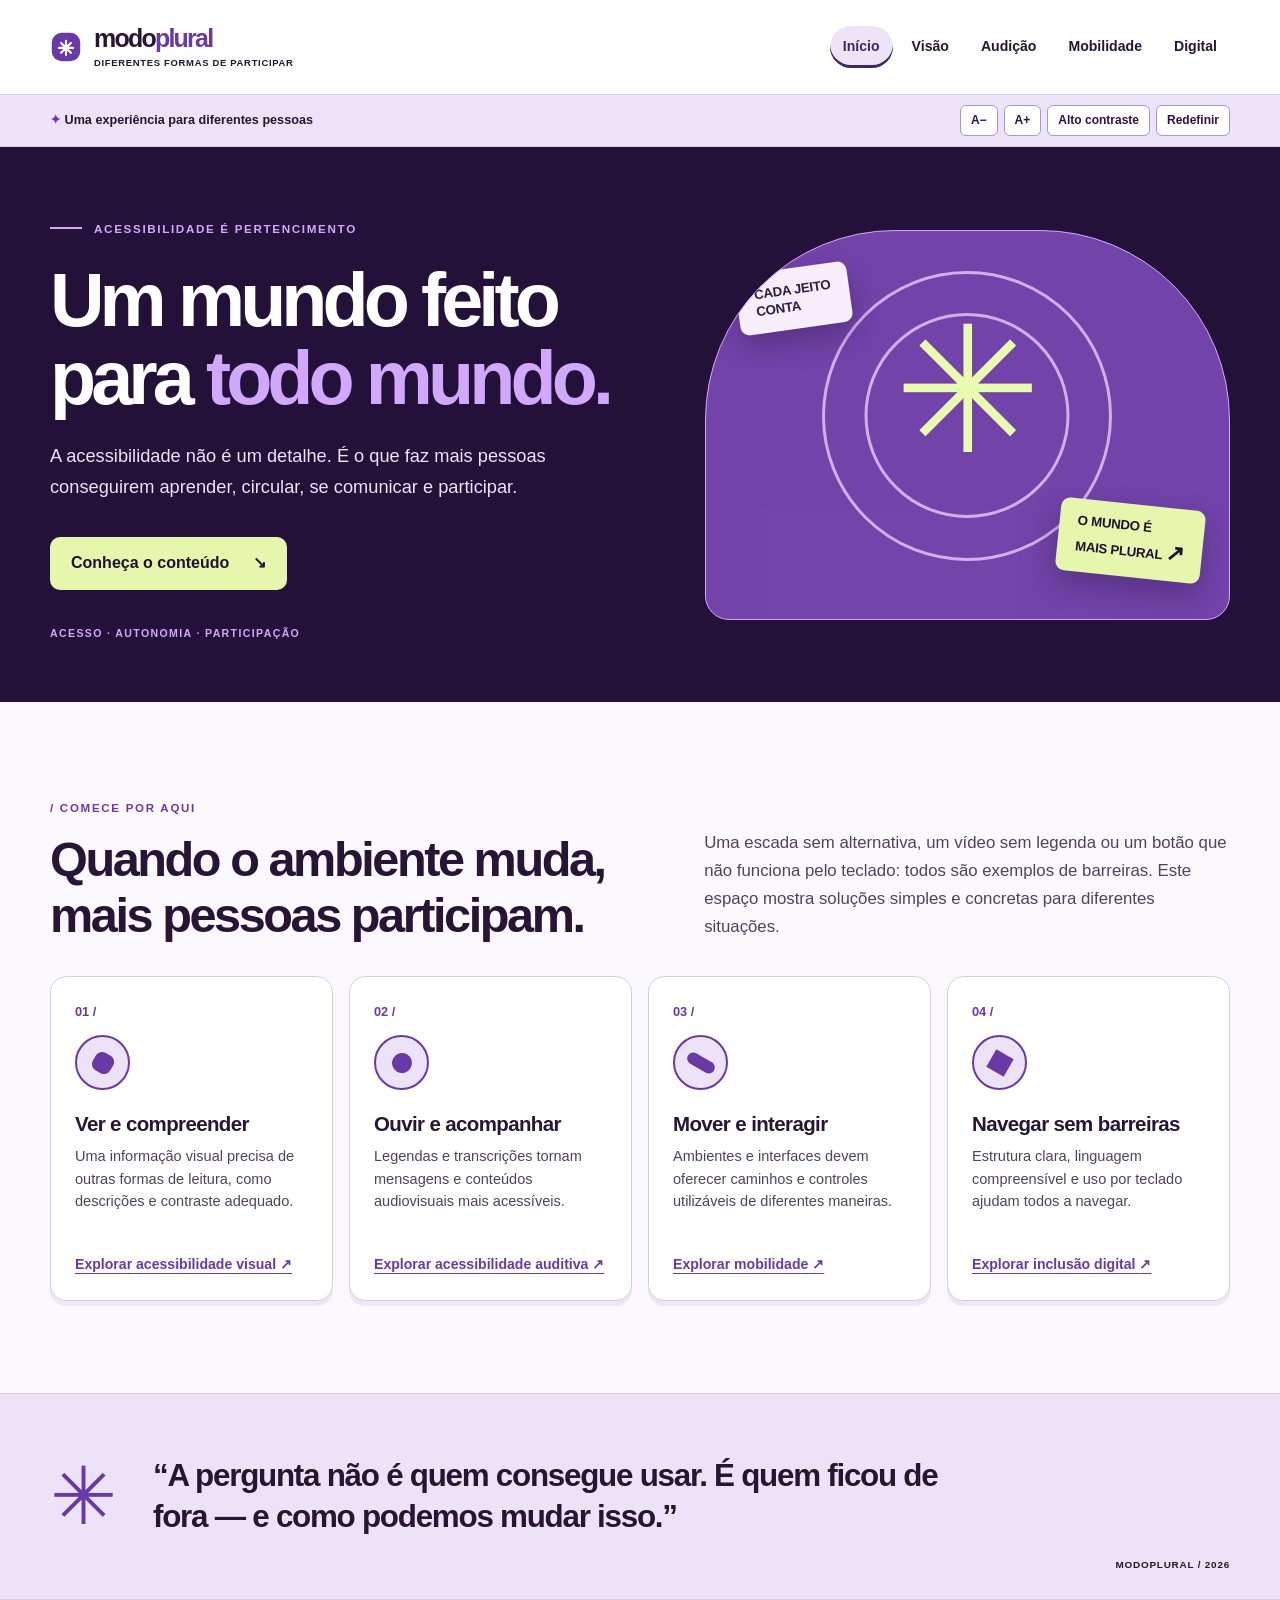
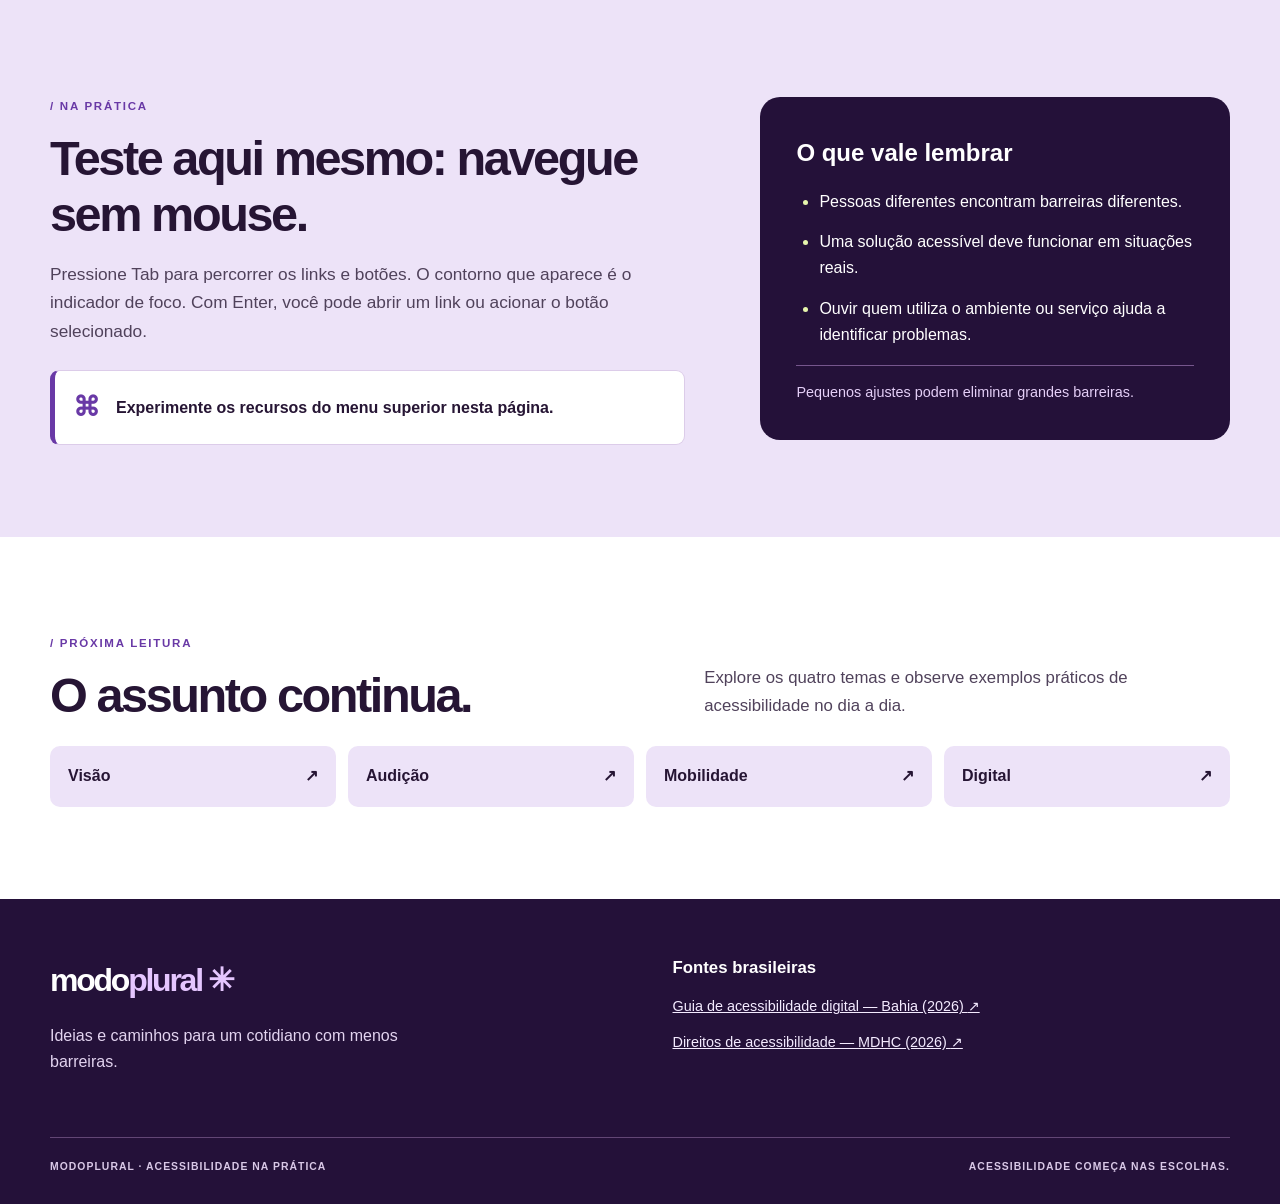
<file: index.html>
<!doctype html>
<html lang="pt-BR">
<head>
  <meta charset="utf-8">
  <meta name="viewport" content="width=device-width, initial-scale=1">
  <meta name="description" content="A acessibilidade não é um detalhe. É o que faz mais pessoas conseguirem aprender, circular, se comunicar e participar.">
  <meta name="theme-color" content="#241139">
  <title>Um mundo feito para todo mundo. | ModoPlural</title>
  <link rel="stylesheet" href="css/style.css">
  <script src="js/main.js" defer></script>
</head>
<body class="theme-home">
  <a class="skip-link" href="#conteudo">Pular para o conteúdo principal</a>
  <header class="site-header">
    <div class="container header-row">
      <a class="brand" href="index.html" aria-label="ModoPlural, página inicial"><svg viewBox="0 0 36 36" width="32" height="32" fill="none" aria-hidden="true"><rect x="2" y="2" width="32" height="32" rx="11" fill="currentColor"/><path d="M10 19h16M18 11v16M12.5 13.5l11 11M23.5 13.5l-11 11" stroke="#fff" stroke-width="2.4" stroke-linecap="round"/></svg><span>modo<span class="brand-emphasis">plural</span><small>diferentes formas de participar</small></span></a>
      <nav class="primary-nav" aria-label="Navegação principal"><a href="index.html" aria-current="page">Início</a>
<a href="visual.html">Visão</a>
<a href="auditiva.html">Audição</a>
<a href="motora.html">Mobilidade</a>
<a href="digital.html">Digital</a></nav>
    </div>
  </header>
  <div class="access-toolbar"><div class="container toolbar-inner"><p><span aria-hidden="true">✦</span> Uma experiência para diferentes pessoas</p><div class="toolbar-actions" role="group" aria-label="Preferências de visualização"><button type="button" data-font="decrease" aria-label="Diminuir tamanho do texto">A−</button><button type="button" data-font="increase" aria-label="Aumentar tamanho do texto">A+</button><button type="button" data-contrast aria-pressed="false">Alto contraste</button><button type="button" data-reset>Redefinir</button></div></div></div>
  <main id="conteudo">
    <section class="hero"><div class="container hero-layout"><div class="hero-copy"><p class="eyebrow"><span class="eyebrow-line" aria-hidden="true"></span>ACESSIBILIDADE É PERTENCIMENTO</p><h1>Um mundo feito para <em>todo mundo.</em></h1><p class="hero-description">A acessibilidade não é um detalhe. É o que faz mais pessoas conseguirem aprender, circular, se comunicar e participar.</p><a class="primary-button" href="#descobrir">Conheça o conteúdo <span aria-hidden="true">↘</span></a><p class="hero-footnote">ACESSO · AUTONOMIA · PARTICIPAÇÃO</p></div><div class="hero-art" aria-hidden="true"><div class="art-grid"></div><div class="art-ring art-ring-one"></div><div class="art-ring art-ring-two"></div><div class="art-star">✳</div><div class="art-sticker sticker-top">CADA JEITO<br>CONTA</div><div class="art-sticker sticker-bottom">O MUNDO É<br>MAIS PLURAL <span>↗</span></div></div></div></section>
    <section class="section" id="descobrir"><div class="container"><div class="section-lead"><div><span class="section-kicker">/ COMECE POR AQUI</span><h2>Quando o ambiente muda, mais pessoas participam.</h2></div><p>Uma escada sem alternativa, um vídeo sem legenda ou um botão que não funciona pelo teclado: todos são exemplos de barreiras. Este espaço mostra soluções simples e concretas para diferentes situações.</p></div><div class="cards"><article class="topic-card"><span class="card-index" aria-hidden="true">01 /</span><div class="card-orbit" aria-hidden="true"><span></span></div><h3>Ver e compreender</h3><p>Uma informação visual precisa de outras formas de leitura, como descrições e contraste adequado.</p><a class="inline-link" href="visual.html">Explorar acessibilidade visual <span aria-hidden="true">↗</span></a></article>
<article class="topic-card"><span class="card-index" aria-hidden="true">02 /</span><div class="card-orbit" aria-hidden="true"><span></span></div><h3>Ouvir e acompanhar</h3><p>Legendas e transcrições tornam mensagens e conteúdos audiovisuais mais acessíveis.</p><a class="inline-link" href="auditiva.html">Explorar acessibilidade auditiva <span aria-hidden="true">↗</span></a></article>
<article class="topic-card"><span class="card-index" aria-hidden="true">03 /</span><div class="card-orbit" aria-hidden="true"><span></span></div><h3>Mover e interagir</h3><p>Ambientes e interfaces devem oferecer caminhos e controles utilizáveis de diferentes maneiras.</p><a class="inline-link" href="motora.html">Explorar mobilidade <span aria-hidden="true">↗</span></a></article>
<article class="topic-card"><span class="card-index" aria-hidden="true">04 /</span><div class="card-orbit" aria-hidden="true"><span></span></div><h3>Navegar sem barreiras</h3><p>Estrutura clara, linguagem compreensível e uso por teclado ajudam todos a navegar.</p><a class="inline-link" href="digital.html">Explorar inclusão digital <span aria-hidden="true">↗</span></a></article></div></div></section>
    <section class="quote-band"><div class="container quote-row"><span class="quote-asterisk" aria-hidden="true">✳</span><blockquote><p>“A pergunta não é quem consegue usar. É quem ficou de fora — e como podemos mudar isso.”</p></blockquote><span class="quote-number" aria-hidden="true">MODOPLURAL / 2026</span></div></section>
    <section class="section practice"><div class="container practice-layout"><div><span class="section-kicker">/ NA PRÁTICA</span><h2>Teste aqui mesmo: navegue sem mouse.</h2><p>Pressione Tab para percorrer os links e botões. O contorno que aparece é o indicador de foco. Com Enter, você pode abrir um link ou acionar o botão selecionado.</p><div class="practice-callout"><span class="callout-icon" aria-hidden="true">⌘</span><span>Experimente os recursos do menu superior nesta página.</span></div></div><aside class="check-panel"><h3>O que vale lembrar</h3><ul><li>Pessoas diferentes encontram barreiras diferentes.</li><li>Uma solução acessível deve funcionar em situações reais.</li><li>Ouvir quem utiliza o ambiente ou serviço ajuda a identificar problemas.</li></ul><p>Pequenos ajustes podem eliminar grandes barreiras.</p></aside></div></section>
    <section class="section continue-section"><div class="container"><div class="section-lead section-lead-small"><div><span class="section-kicker">/ PRÓXIMA LEITURA</span><h2>O assunto continua.</h2></div><p>Explore os quatro temas e observe exemplos práticos de acessibilidade no dia a dia.</p></div><div class="reading-links"><a href="visual.html">Visão<span aria-hidden="true">↗</span></a><a href="auditiva.html">Audição<span aria-hidden="true">↗</span></a><a href="motora.html">Mobilidade<span aria-hidden="true">↗</span></a><a href="digital.html">Digital<span aria-hidden="true">↗</span></a></div></div></section>
  </main>
  <footer class="site-footer"><div class="container footer-layout"><div><a class="footer-brand" href="index.html">modo<span>plural</span><span aria-hidden="true"> ✳</span></a><p>Ideias e caminhos para um cotidiano com menos barreiras.</p></div><div><h2>Fontes brasileiras</h2><a href="https://www.ba.gov.br/comunicacao/publicacoes/guia-acessibilidade" target="_blank" rel="noopener noreferrer">Guia de acessibilidade digital — Bahia (2026) <span aria-hidden="true">↗</span><span class="visually-hidden"> (abre em nova aba)</span></a><a href="https://www.gov.br/mdh/pt-br/navegue-por-temas/pessoa-com-deficiencia/publicacoes/guia-pratico-de-direitos-de-acessibilidade" target="_blank" rel="noopener noreferrer">Direitos de acessibilidade — MDHC (2026) <span aria-hidden="true">↗</span><span class="visually-hidden"> (abre em nova aba)</span></a></div></div><div class="container footer-bottom"><span>MODOPLURAL · ACESSIBILIDADE NA PRÁTICA</span><span>ACESSIBILIDADE COMEÇA NAS ESCOLHAS.</span></div></footer>
</body>
</html>
</file>
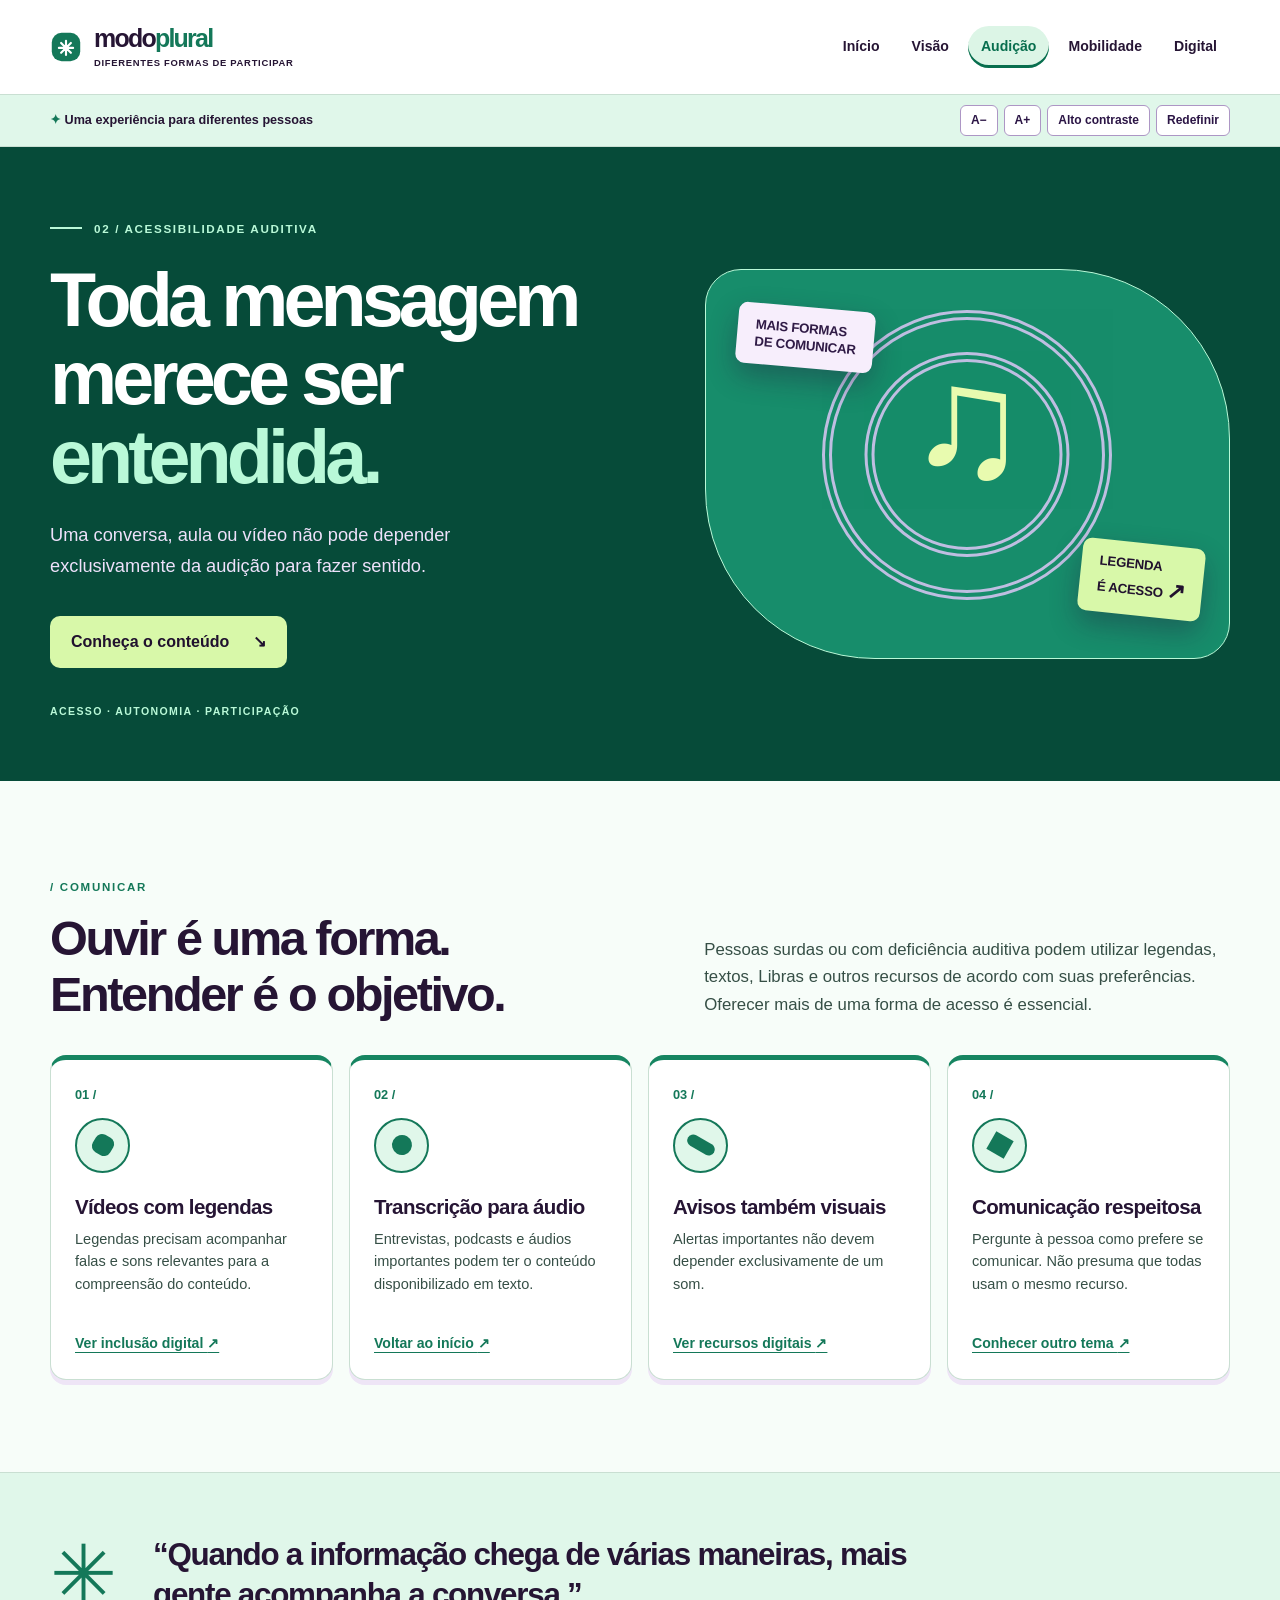
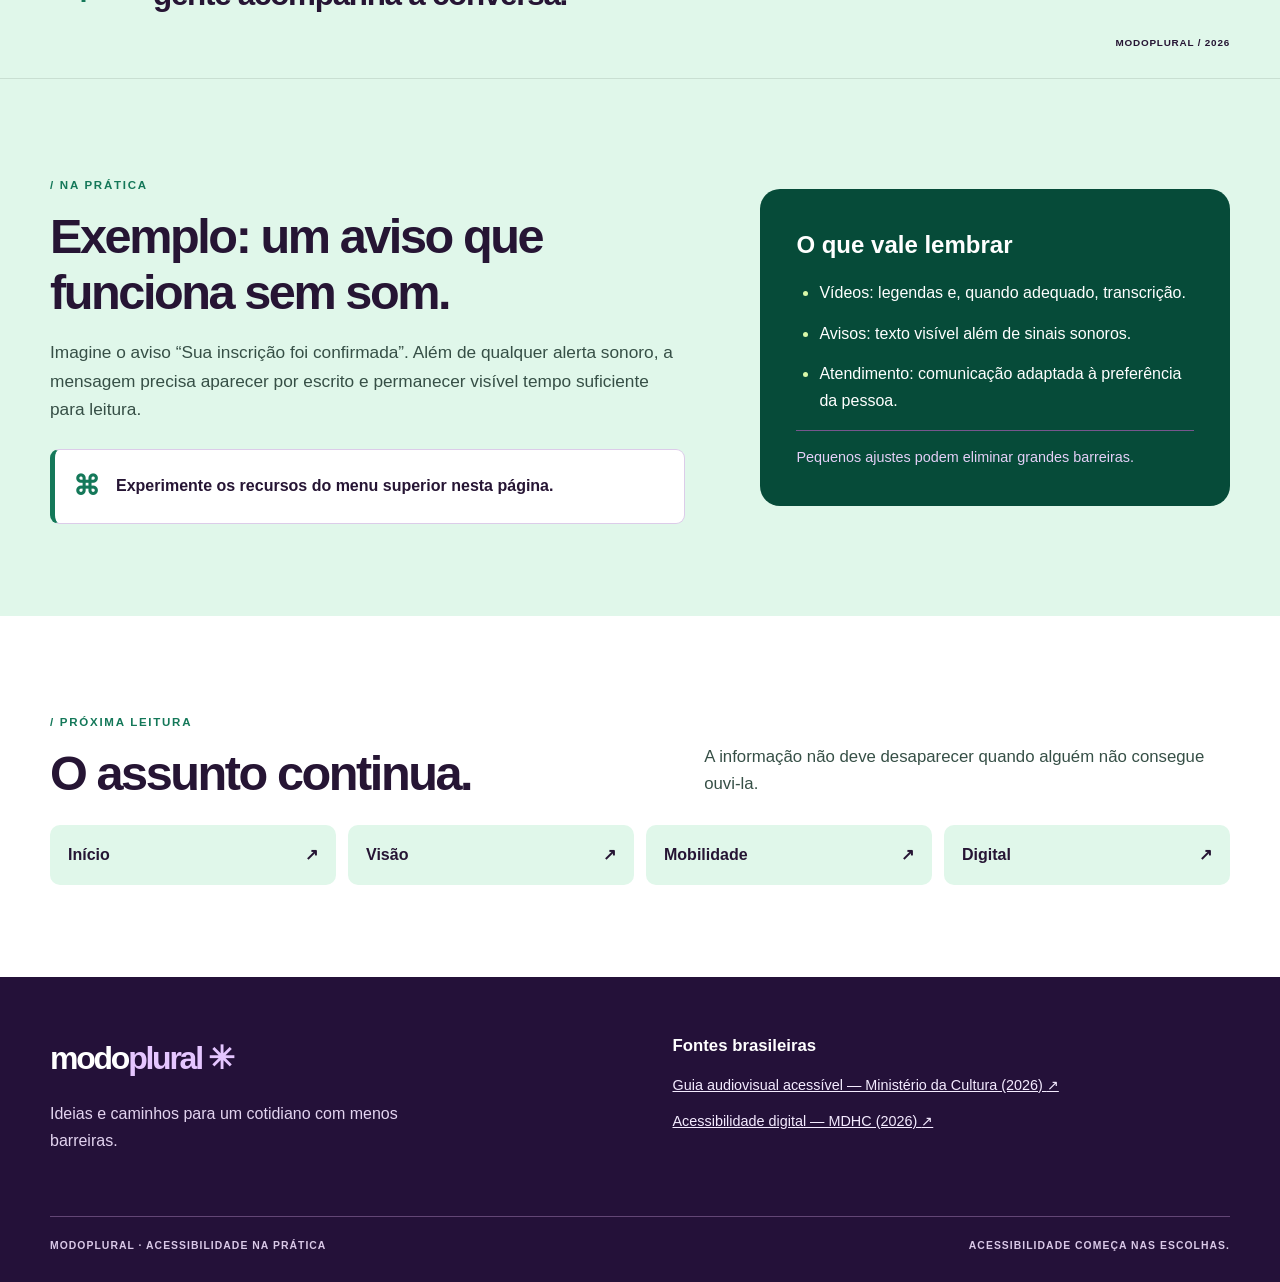
<file: auditiva.html>
<!doctype html>
<html lang="pt-BR">
<head>
  <meta charset="utf-8">
  <meta name="viewport" content="width=device-width, initial-scale=1">
  <meta name="description" content="Uma conversa, aula ou vídeo não pode depender exclusivamente da audição para fazer sentido.">
  <meta name="theme-color" content="#064b39">
  <title>Toda mensagem merece ser entendida. | ModoPlural</title>
  <link rel="stylesheet" href="css/style.css">
  <script src="js/main.js" defer></script>
</head>
<body class="theme-audicao">
  <a class="skip-link" href="#conteudo">Pular para o conteúdo principal</a>
  <header class="site-header">
    <div class="container header-row">
      <a class="brand" href="index.html" aria-label="ModoPlural, página inicial"><svg viewBox="0 0 36 36" width="32" height="32" fill="none" aria-hidden="true"><rect x="2" y="2" width="32" height="32" rx="11" fill="currentColor"/><path d="M10 19h16M18 11v16M12.5 13.5l11 11M23.5 13.5l-11 11" stroke="#fff" stroke-width="2.4" stroke-linecap="round"/></svg><span>modo<span class="brand-emphasis">plural</span><small>diferentes formas de participar</small></span></a>
      <nav class="primary-nav" aria-label="Navegação principal"><a href="index.html">Início</a>
<a href="visual.html">Visão</a>
<a href="auditiva.html" aria-current="page">Audição</a>
<a href="motora.html">Mobilidade</a>
<a href="digital.html">Digital</a></nav>
    </div>
  </header>
  <div class="access-toolbar"><div class="container toolbar-inner"><p><span aria-hidden="true">✦</span> Uma experiência para diferentes pessoas</p><div class="toolbar-actions" role="group" aria-label="Preferências de visualização"><button type="button" data-font="decrease" aria-label="Diminuir tamanho do texto">A−</button><button type="button" data-font="increase" aria-label="Aumentar tamanho do texto">A+</button><button type="button" data-contrast aria-pressed="false">Alto contraste</button><button type="button" data-reset>Redefinir</button></div></div></div>
  <main id="conteudo">
    <section class="hero"><div class="container hero-layout"><div class="hero-copy"><p class="eyebrow"><span class="eyebrow-line" aria-hidden="true"></span>02 / ACESSIBILIDADE AUDITIVA</p><h1>Toda mensagem merece ser <em>entendida.</em></h1><p class="hero-description">Uma conversa, aula ou vídeo não pode depender exclusivamente da audição para fazer sentido.</p><a class="primary-button" href="#descobrir">Conheça o conteúdo <span aria-hidden="true">↘</span></a><p class="hero-footnote">ACESSO · AUTONOMIA · PARTICIPAÇÃO</p></div><div class="hero-art" aria-hidden="true"><div class="art-grid"></div><div class="art-ring art-ring-one"></div><div class="art-ring art-ring-two"></div><div class="art-star">♫</div><div class="art-sticker sticker-top">MAIS FORMAS<br>DE COMUNICAR</div><div class="art-sticker sticker-bottom">LEGENDA<br>É ACESSO <span>↗</span></div></div></div></section>
    <section class="section" id="descobrir"><div class="container"><div class="section-lead"><div><span class="section-kicker">/ COMUNICAR</span><h2>Ouvir é uma forma. Entender é o objetivo.</h2></div><p>Pessoas surdas ou com deficiência auditiva podem utilizar legendas, textos, Libras e outros recursos de acordo com suas preferências. Oferecer mais de uma forma de acesso é essencial.</p></div><div class="cards"><article class="topic-card"><span class="card-index" aria-hidden="true">01 /</span><div class="card-orbit" aria-hidden="true"><span></span></div><h3>Vídeos com legendas</h3><p>Legendas precisam acompanhar falas e sons relevantes para a compreensão do conteúdo.</p><a class="inline-link" href="digital.html">Ver inclusão digital <span aria-hidden="true">↗</span></a></article>
<article class="topic-card"><span class="card-index" aria-hidden="true">02 /</span><div class="card-orbit" aria-hidden="true"><span></span></div><h3>Transcrição para áudio</h3><p>Entrevistas, podcasts e áudios importantes podem ter o conteúdo disponibilizado em texto.</p><a class="inline-link" href="index.html">Voltar ao início <span aria-hidden="true">↗</span></a></article>
<article class="topic-card"><span class="card-index" aria-hidden="true">03 /</span><div class="card-orbit" aria-hidden="true"><span></span></div><h3>Avisos também visuais</h3><p>Alertas importantes não devem depender exclusivamente de um som.</p><a class="inline-link" href="digital.html">Ver recursos digitais <span aria-hidden="true">↗</span></a></article>
<article class="topic-card"><span class="card-index" aria-hidden="true">04 /</span><div class="card-orbit" aria-hidden="true"><span></span></div><h3>Comunicação respeitosa</h3><p>Pergunte à pessoa como prefere se comunicar. Não presuma que todas usam o mesmo recurso.</p><a class="inline-link" href="motora.html">Conhecer outro tema <span aria-hidden="true">↗</span></a></article></div></div></section>
    <section class="quote-band"><div class="container quote-row"><span class="quote-asterisk" aria-hidden="true">✳</span><blockquote><p>“Quando a informação chega de várias maneiras, mais gente acompanha a conversa.”</p></blockquote><span class="quote-number" aria-hidden="true">MODOPLURAL / 2026</span></div></section>
    <section class="section practice"><div class="container practice-layout"><div><span class="section-kicker">/ NA PRÁTICA</span><h2>Exemplo: um aviso que funciona sem som.</h2><p>Imagine o aviso “Sua inscrição foi confirmada”. Além de qualquer alerta sonoro, a mensagem precisa aparecer por escrito e permanecer visível tempo suficiente para leitura.</p><div class="practice-callout"><span class="callout-icon" aria-hidden="true">⌘</span><span>Experimente os recursos do menu superior nesta página.</span></div></div><aside class="check-panel"><h3>O que vale lembrar</h3><ul><li>Vídeos: legendas e, quando adequado, transcrição.</li><li>Avisos: texto visível além de sinais sonoros.</li><li>Atendimento: comunicação adaptada à preferência da pessoa.</li></ul><p>Pequenos ajustes podem eliminar grandes barreiras.</p></aside></div></section>
    <section class="section continue-section"><div class="container"><div class="section-lead section-lead-small"><div><span class="section-kicker">/ PRÓXIMA LEITURA</span><h2>O assunto continua.</h2></div><p>A informação não deve desaparecer quando alguém não consegue ouvi-la.</p></div><div class="reading-links"><a href="index.html">Início<span aria-hidden="true">↗</span></a><a href="visual.html">Visão<span aria-hidden="true">↗</span></a><a href="motora.html">Mobilidade<span aria-hidden="true">↗</span></a><a href="digital.html">Digital<span aria-hidden="true">↗</span></a></div></div></section>
  </main>
  <footer class="site-footer"><div class="container footer-layout"><div><a class="footer-brand" href="index.html">modo<span>plural</span><span aria-hidden="true"> ✳</span></a><p>Ideias e caminhos para um cotidiano com menos barreiras.</p></div><div><h2>Fontes brasileiras</h2><a href="https://www.gov.br/cultura/pt-br/acesso-a-informacao/legislacao-e-normativas/instrucao-normativa-minc-no-29-de-29-de-janeiro-de-2026" target="_blank" rel="noopener noreferrer">Guia audiovisual acessível — Ministério da Cultura (2026) <span aria-hidden="true">↗</span><span class="visually-hidden"> (abre em nova aba)</span></a><a href="https://www.gov.br/mdh/pt-br/assuntos/noticias/2026/defeso-eleitoral/setembro/acessibilidade-digital-o-que-e-e-por-que-importa" target="_blank" rel="noopener noreferrer">Acessibilidade digital — MDHC (2026) <span aria-hidden="true">↗</span><span class="visually-hidden"> (abre em nova aba)</span></a></div></div><div class="container footer-bottom"><span>MODOPLURAL · ACESSIBILIDADE NA PRÁTICA</span><span>ACESSIBILIDADE COMEÇA NAS ESCOLHAS.</span></div></footer>
</body>
</html>
</file>
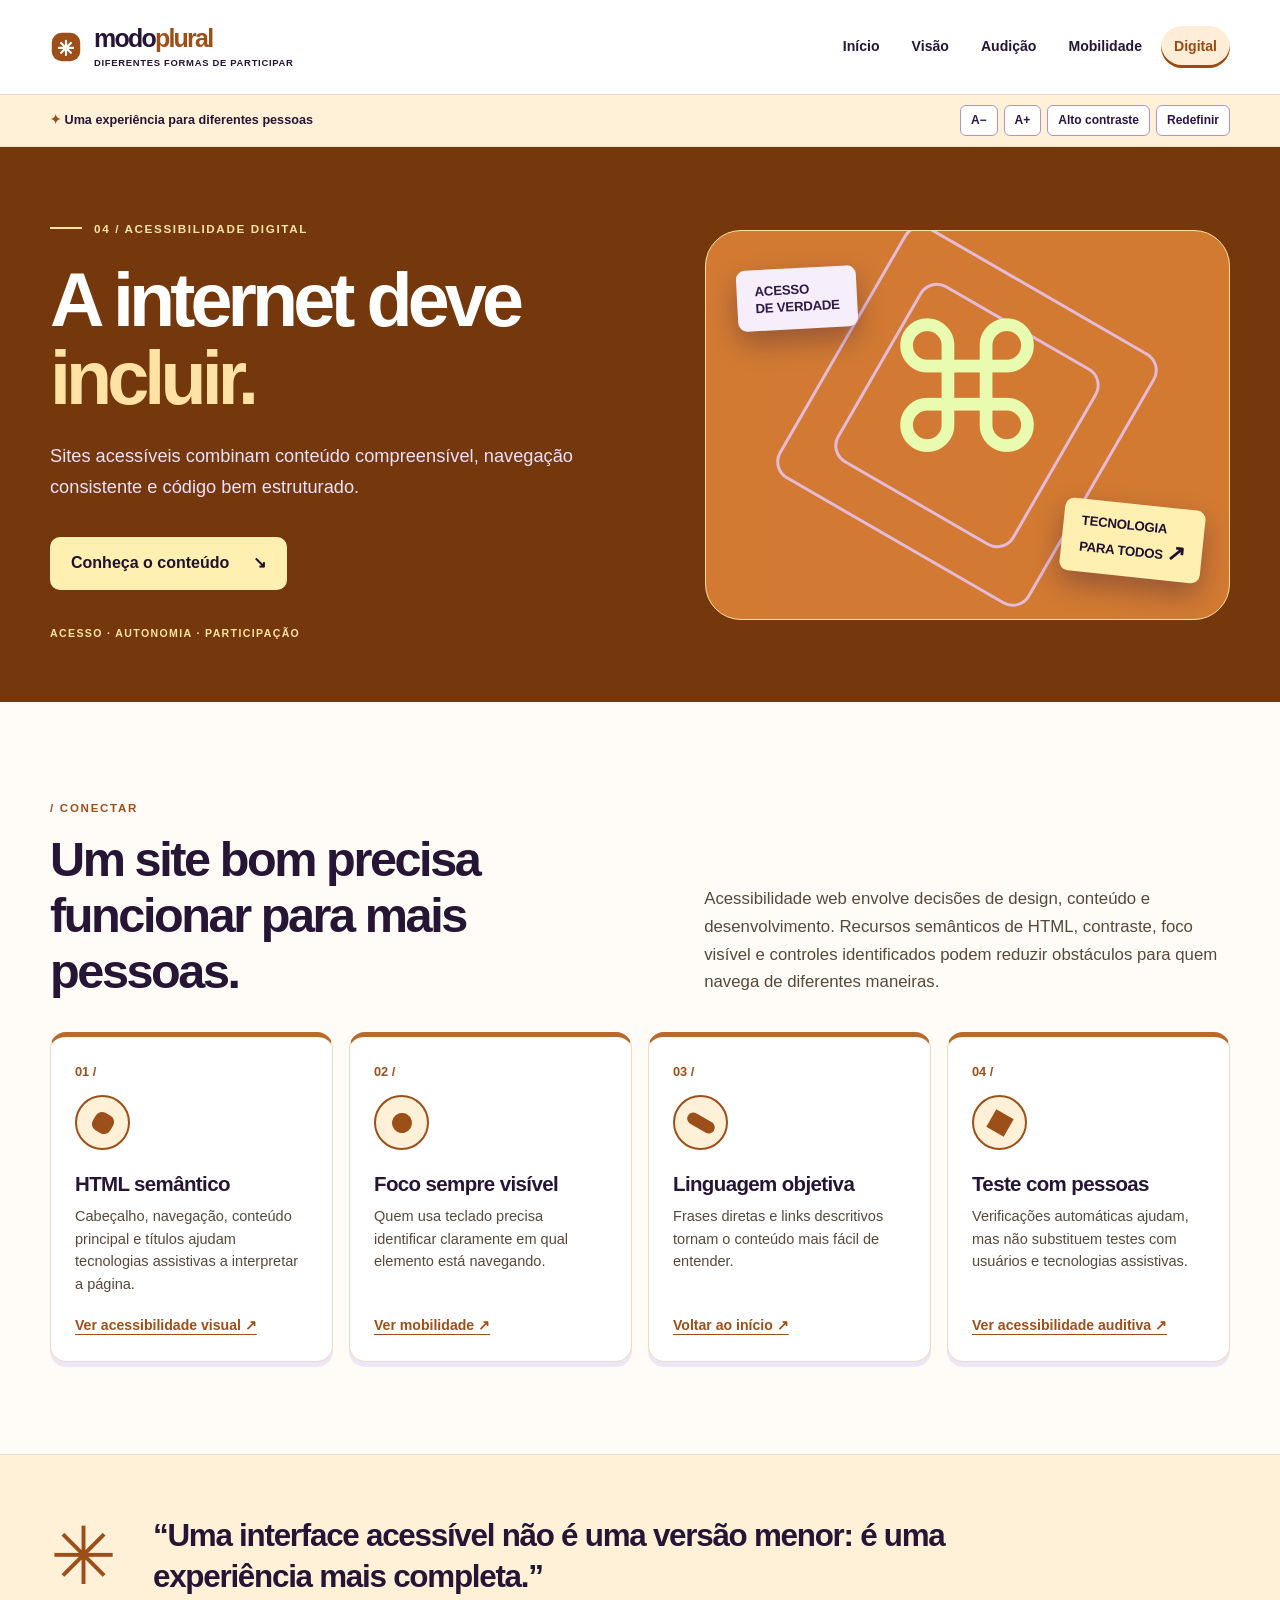
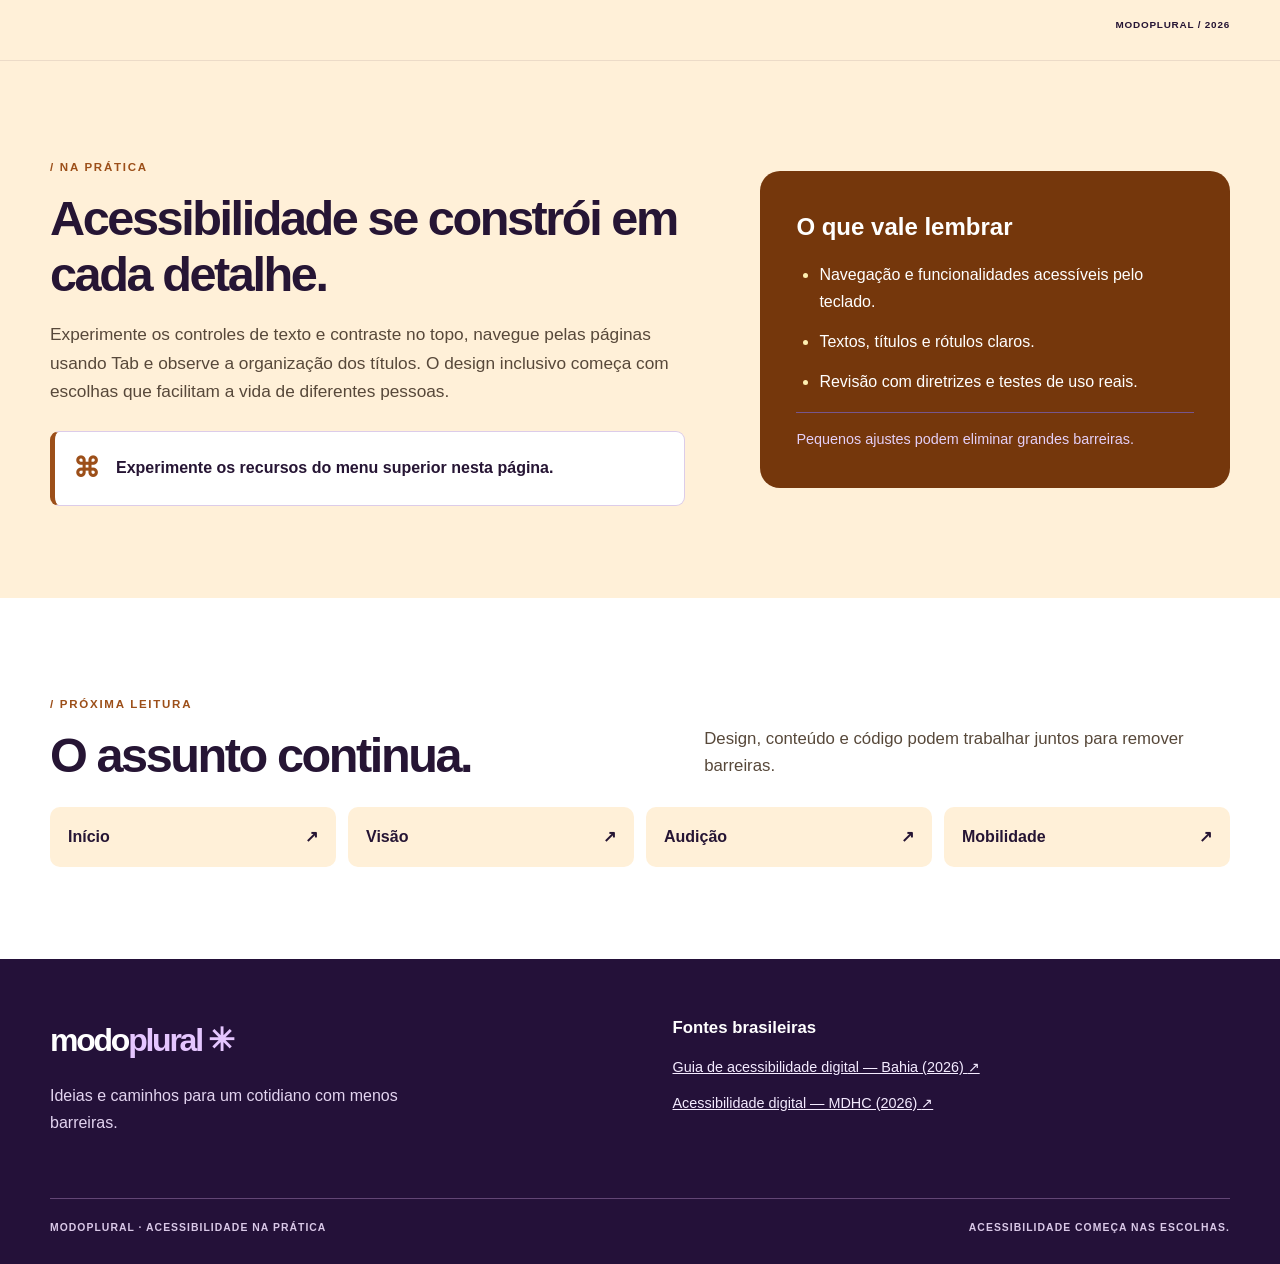
<file: digital.html>
<!doctype html>
<html lang="pt-BR">
<head>
  <meta charset="utf-8">
  <meta name="viewport" content="width=device-width, initial-scale=1">
  <meta name="description" content="Sites acessíveis combinam conteúdo compreensível, navegação consistente e código bem estruturado.">
  <meta name="theme-color" content="#7a370c">
  <title>A internet deve incluir. | ModoPlural</title>
  <link rel="stylesheet" href="css/style.css">
  <script src="js/main.js" defer></script>
</head>
<body class="theme-digital">
  <a class="skip-link" href="#conteudo">Pular para o conteúdo principal</a>
  <header class="site-header">
    <div class="container header-row">
      <a class="brand" href="index.html" aria-label="ModoPlural, página inicial"><svg viewBox="0 0 36 36" width="32" height="32" fill="none" aria-hidden="true"><rect x="2" y="2" width="32" height="32" rx="11" fill="currentColor"/><path d="M10 19h16M18 11v16M12.5 13.5l11 11M23.5 13.5l-11 11" stroke="#fff" stroke-width="2.4" stroke-linecap="round"/></svg><span>modo<span class="brand-emphasis">plural</span><small>diferentes formas de participar</small></span></a>
      <nav class="primary-nav" aria-label="Navegação principal"><a href="index.html">Início</a>
<a href="visual.html">Visão</a>
<a href="auditiva.html">Audição</a>
<a href="motora.html">Mobilidade</a>
<a href="digital.html" aria-current="page">Digital</a></nav>
    </div>
  </header>
  <div class="access-toolbar"><div class="container toolbar-inner"><p><span aria-hidden="true">✦</span> Uma experiência para diferentes pessoas</p><div class="toolbar-actions" role="group" aria-label="Preferências de visualização"><button type="button" data-font="decrease" aria-label="Diminuir tamanho do texto">A−</button><button type="button" data-font="increase" aria-label="Aumentar tamanho do texto">A+</button><button type="button" data-contrast aria-pressed="false">Alto contraste</button><button type="button" data-reset>Redefinir</button></div></div></div>
  <main id="conteudo">
    <section class="hero"><div class="container hero-layout"><div class="hero-copy"><p class="eyebrow"><span class="eyebrow-line" aria-hidden="true"></span>04 / ACESSIBILIDADE DIGITAL</p><h1>A internet deve <em>incluir.</em></h1><p class="hero-description">Sites acessíveis combinam conteúdo compreensível, navegação consistente e código bem estruturado.</p><a class="primary-button" href="#descobrir">Conheça o conteúdo <span aria-hidden="true">↘</span></a><p class="hero-footnote">ACESSO · AUTONOMIA · PARTICIPAÇÃO</p></div><div class="hero-art" aria-hidden="true"><div class="art-grid"></div><div class="art-ring art-ring-one"></div><div class="art-ring art-ring-two"></div><div class="art-star">⌘</div><div class="art-sticker sticker-top">ACESSO<br>DE VERDADE</div><div class="art-sticker sticker-bottom">TECNOLOGIA<br>PARA TODOS <span>↗</span></div></div></div></section>
    <section class="section" id="descobrir"><div class="container"><div class="section-lead"><div><span class="section-kicker">/ CONECTAR</span><h2>Um site bom precisa funcionar para mais pessoas.</h2></div><p>Acessibilidade web envolve decisões de design, conteúdo e desenvolvimento. Recursos semânticos de HTML, contraste, foco visível e controles identificados podem reduzir obstáculos para quem navega de diferentes maneiras.</p></div><div class="cards"><article class="topic-card"><span class="card-index" aria-hidden="true">01 /</span><div class="card-orbit" aria-hidden="true"><span></span></div><h3>HTML semântico</h3><p>Cabeçalho, navegação, conteúdo principal e títulos ajudam tecnologias assistivas a interpretar a página.</p><a class="inline-link" href="visual.html">Ver acessibilidade visual <span aria-hidden="true">↗</span></a></article>
<article class="topic-card"><span class="card-index" aria-hidden="true">02 /</span><div class="card-orbit" aria-hidden="true"><span></span></div><h3>Foco sempre visível</h3><p>Quem usa teclado precisa identificar claramente em qual elemento está navegando.</p><a class="inline-link" href="motora.html">Ver mobilidade <span aria-hidden="true">↗</span></a></article>
<article class="topic-card"><span class="card-index" aria-hidden="true">03 /</span><div class="card-orbit" aria-hidden="true"><span></span></div><h3>Linguagem objetiva</h3><p>Frases diretas e links descritivos tornam o conteúdo mais fácil de entender.</p><a class="inline-link" href="index.html">Voltar ao início <span aria-hidden="true">↗</span></a></article>
<article class="topic-card"><span class="card-index" aria-hidden="true">04 /</span><div class="card-orbit" aria-hidden="true"><span></span></div><h3>Teste com pessoas</h3><p>Verificações automáticas ajudam, mas não substituem testes com usuários e tecnologias assistivas.</p><a class="inline-link" href="auditiva.html">Ver acessibilidade auditiva <span aria-hidden="true">↗</span></a></article></div></div></section>
    <section class="quote-band"><div class="container quote-row"><span class="quote-asterisk" aria-hidden="true">✳</span><blockquote><p>“Uma interface acessível não é uma versão menor: é uma experiência mais completa.”</p></blockquote><span class="quote-number" aria-hidden="true">MODOPLURAL / 2026</span></div></section>
    <section class="section practice"><div class="container practice-layout"><div><span class="section-kicker">/ NA PRÁTICA</span><h2>Acessibilidade se constrói em cada detalhe.</h2><p>Experimente os controles de texto e contraste no topo, navegue pelas páginas usando Tab e observe a organização dos títulos. O design inclusivo começa com escolhas que facilitam a vida de diferentes pessoas.</p><div class="practice-callout"><span class="callout-icon" aria-hidden="true">⌘</span><span>Experimente os recursos do menu superior nesta página.</span></div></div><aside class="check-panel"><h3>O que vale lembrar</h3><ul><li>Navegação e funcionalidades acessíveis pelo teclado.</li><li>Textos, títulos e rótulos claros.</li><li>Revisão com diretrizes e testes de uso reais.</li></ul><p>Pequenos ajustes podem eliminar grandes barreiras.</p></aside></div></section>
    <section class="section continue-section"><div class="container"><div class="section-lead section-lead-small"><div><span class="section-kicker">/ PRÓXIMA LEITURA</span><h2>O assunto continua.</h2></div><p>Design, conteúdo e código podem trabalhar juntos para remover barreiras.</p></div><div class="reading-links"><a href="index.html">Início<span aria-hidden="true">↗</span></a><a href="visual.html">Visão<span aria-hidden="true">↗</span></a><a href="auditiva.html">Audição<span aria-hidden="true">↗</span></a><a href="motora.html">Mobilidade<span aria-hidden="true">↗</span></a></div></div></section>
  </main>
  <footer class="site-footer"><div class="container footer-layout"><div><a class="footer-brand" href="index.html">modo<span>plural</span><span aria-hidden="true"> ✳</span></a><p>Ideias e caminhos para um cotidiano com menos barreiras.</p></div><div><h2>Fontes brasileiras</h2><a href="https://www.ba.gov.br/comunicacao/publicacoes/guia-acessibilidade" target="_blank" rel="noopener noreferrer">Guia de acessibilidade digital — Bahia (2026) <span aria-hidden="true">↗</span><span class="visually-hidden"> (abre em nova aba)</span></a><a href="https://www.gov.br/mdh/pt-br/assuntos/noticias/2026/defeso-eleitoral/setembro/acessibilidade-digital-o-que-e-e-por-que-importa" target="_blank" rel="noopener noreferrer">Acessibilidade digital — MDHC (2026) <span aria-hidden="true">↗</span><span class="visually-hidden"> (abre em nova aba)</span></a></div></div><div class="container footer-bottom"><span>MODOPLURAL · ACESSIBILIDADE NA PRÁTICA</span><span>ACESSIBILIDADE COMEÇA NAS ESCOLHAS.</span></div></footer>
</body>
</html>
</file>
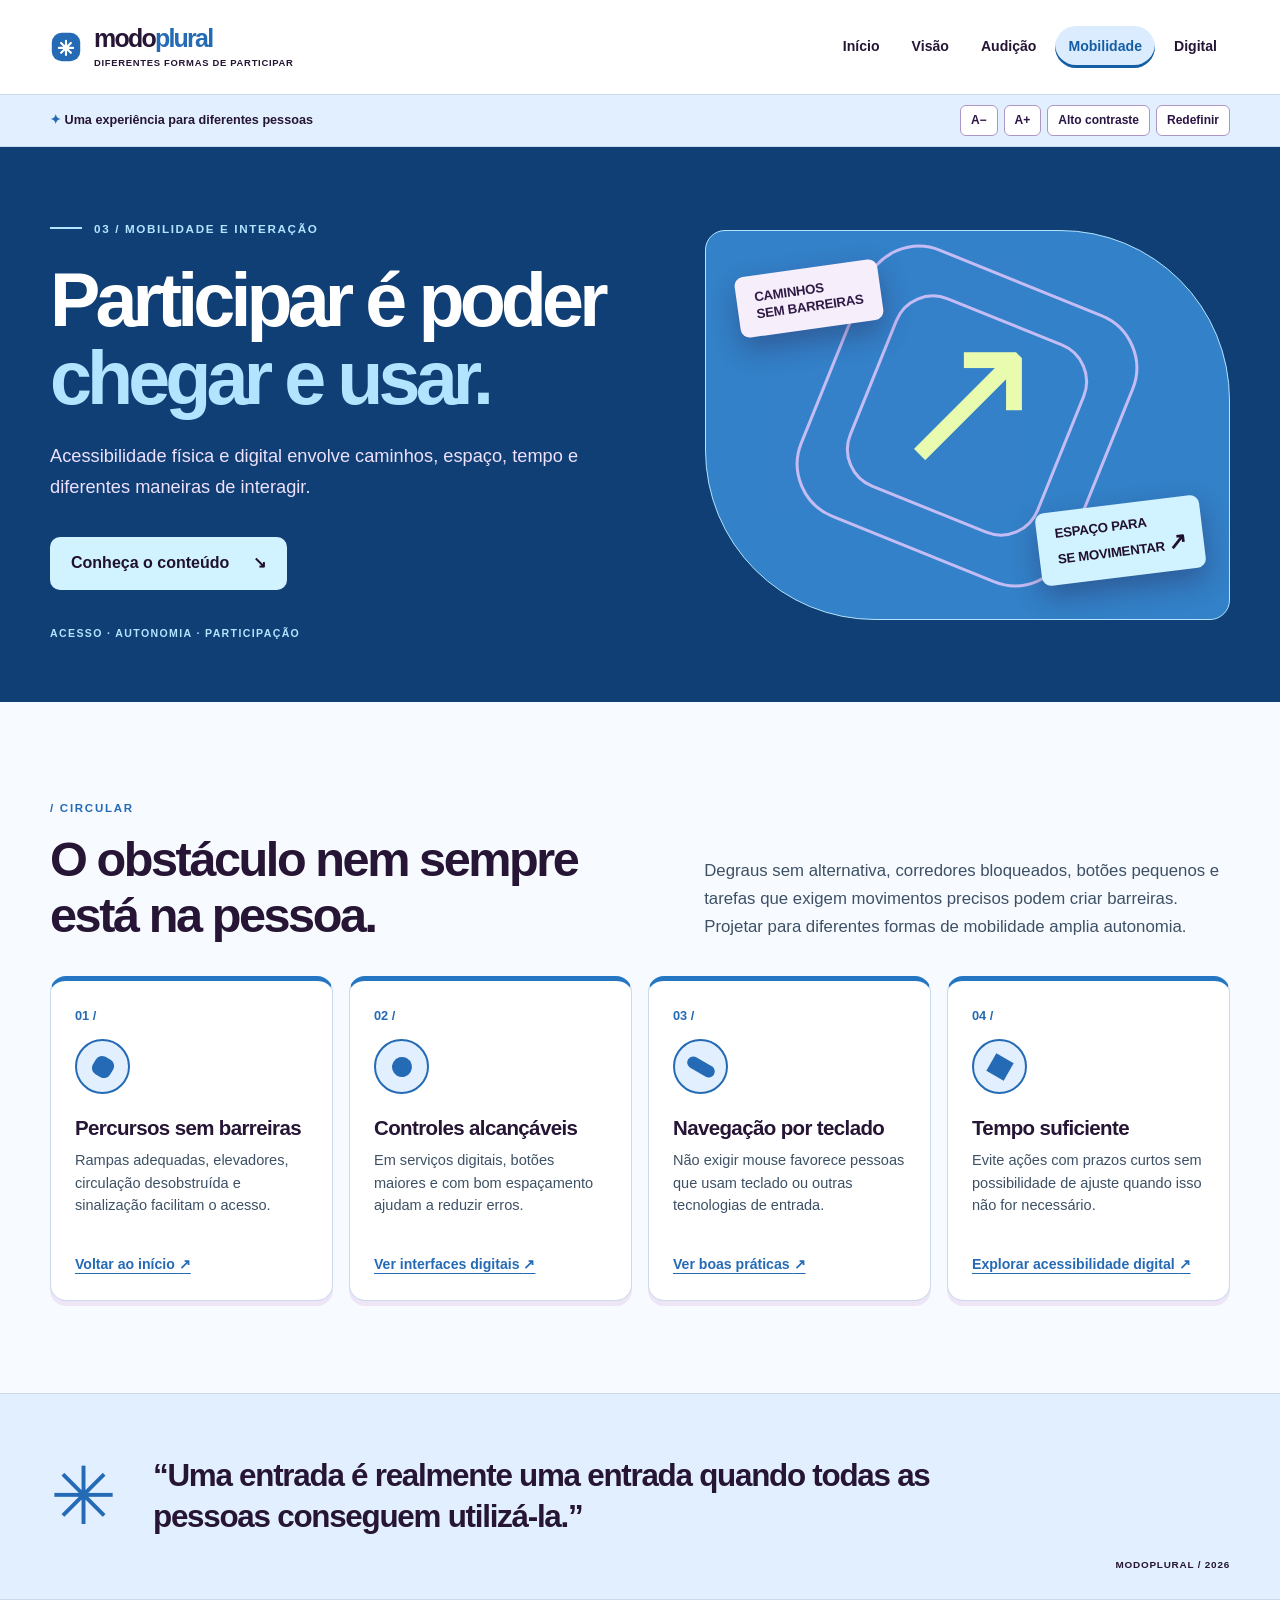
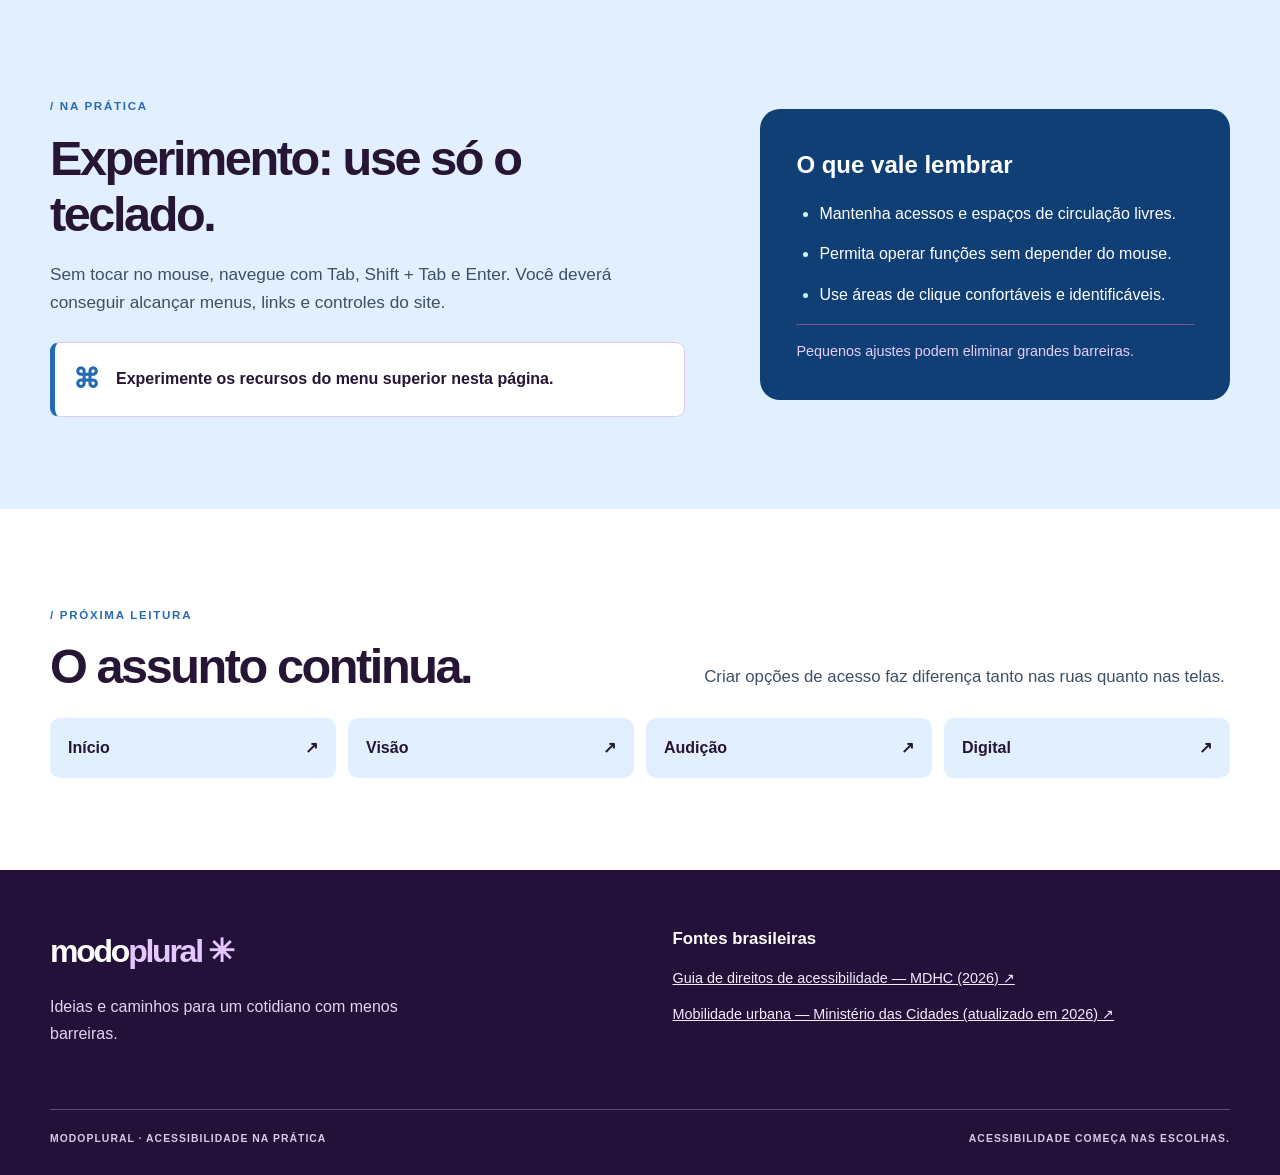
<file: motora.html>
<!doctype html>
<html lang="pt-BR">
<head>
  <meta charset="utf-8">
  <meta name="viewport" content="width=device-width, initial-scale=1">
  <meta name="description" content="Acessibilidade física e digital envolve caminhos, espaço, tempo e diferentes maneiras de interagir.">
  <meta name="theme-color" content="#103f76">
  <title>Participar é poder chegar e usar. | ModoPlural</title>
  <link rel="stylesheet" href="css/style.css">
  <script src="js/main.js" defer></script>
</head>
<body class="theme-mobilidade">
  <a class="skip-link" href="#conteudo">Pular para o conteúdo principal</a>
  <header class="site-header">
    <div class="container header-row">
      <a class="brand" href="index.html" aria-label="ModoPlural, página inicial"><svg viewBox="0 0 36 36" width="32" height="32" fill="none" aria-hidden="true"><rect x="2" y="2" width="32" height="32" rx="11" fill="currentColor"/><path d="M10 19h16M18 11v16M12.5 13.5l11 11M23.5 13.5l-11 11" stroke="#fff" stroke-width="2.4" stroke-linecap="round"/></svg><span>modo<span class="brand-emphasis">plural</span><small>diferentes formas de participar</small></span></a>
      <nav class="primary-nav" aria-label="Navegação principal"><a href="index.html">Início</a>
<a href="visual.html">Visão</a>
<a href="auditiva.html">Audição</a>
<a href="motora.html" aria-current="page">Mobilidade</a>
<a href="digital.html">Digital</a></nav>
    </div>
  </header>
  <div class="access-toolbar"><div class="container toolbar-inner"><p><span aria-hidden="true">✦</span> Uma experiência para diferentes pessoas</p><div class="toolbar-actions" role="group" aria-label="Preferências de visualização"><button type="button" data-font="decrease" aria-label="Diminuir tamanho do texto">A−</button><button type="button" data-font="increase" aria-label="Aumentar tamanho do texto">A+</button><button type="button" data-contrast aria-pressed="false">Alto contraste</button><button type="button" data-reset>Redefinir</button></div></div></div>
  <main id="conteudo">
    <section class="hero"><div class="container hero-layout"><div class="hero-copy"><p class="eyebrow"><span class="eyebrow-line" aria-hidden="true"></span>03 / MOBILIDADE E INTERAÇÃO</p><h1>Participar é poder <em>chegar e usar.</em></h1><p class="hero-description">Acessibilidade física e digital envolve caminhos, espaço, tempo e diferentes maneiras de interagir.</p><a class="primary-button" href="#descobrir">Conheça o conteúdo <span aria-hidden="true">↘</span></a><p class="hero-footnote">ACESSO · AUTONOMIA · PARTICIPAÇÃO</p></div><div class="hero-art" aria-hidden="true"><div class="art-grid"></div><div class="art-ring art-ring-one"></div><div class="art-ring art-ring-two"></div><div class="art-star">↗</div><div class="art-sticker sticker-top">CAMINHOS<br>SEM BARREIRAS</div><div class="art-sticker sticker-bottom">ESPAÇO PARA<br>SE MOVIMENTAR <span>↗</span></div></div></div></section>
    <section class="section" id="descobrir"><div class="container"><div class="section-lead"><div><span class="section-kicker">/ CIRCULAR</span><h2>O obstáculo nem sempre está na pessoa.</h2></div><p>Degraus sem alternativa, corredores bloqueados, botões pequenos e tarefas que exigem movimentos precisos podem criar barreiras. Projetar para diferentes formas de mobilidade amplia autonomia.</p></div><div class="cards"><article class="topic-card"><span class="card-index" aria-hidden="true">01 /</span><div class="card-orbit" aria-hidden="true"><span></span></div><h3>Percursos sem barreiras</h3><p>Rampas adequadas, elevadores, circulação desobstruída e sinalização facilitam o acesso.</p><a class="inline-link" href="index.html">Voltar ao início <span aria-hidden="true">↗</span></a></article>
<article class="topic-card"><span class="card-index" aria-hidden="true">02 /</span><div class="card-orbit" aria-hidden="true"><span></span></div><h3>Controles alcançáveis</h3><p>Em serviços digitais, botões maiores e com bom espaçamento ajudam a reduzir erros.</p><a class="inline-link" href="digital.html">Ver interfaces digitais <span aria-hidden="true">↗</span></a></article>
<article class="topic-card"><span class="card-index" aria-hidden="true">03 /</span><div class="card-orbit" aria-hidden="true"><span></span></div><h3>Navegação por teclado</h3><p>Não exigir mouse favorece pessoas que usam teclado ou outras tecnologias de entrada.</p><a class="inline-link" href="digital.html">Ver boas práticas <span aria-hidden="true">↗</span></a></article>
<article class="topic-card"><span class="card-index" aria-hidden="true">04 /</span><div class="card-orbit" aria-hidden="true"><span></span></div><h3>Tempo suficiente</h3><p>Evite ações com prazos curtos sem possibilidade de ajuste quando isso não for necessário.</p><a class="inline-link" href="digital.html">Explorar acessibilidade digital <span aria-hidden="true">↗</span></a></article></div></div></section>
    <section class="quote-band"><div class="container quote-row"><span class="quote-asterisk" aria-hidden="true">✳</span><blockquote><p>“Uma entrada é realmente uma entrada quando todas as pessoas conseguem utilizá-la.”</p></blockquote><span class="quote-number" aria-hidden="true">MODOPLURAL / 2026</span></div></section>
    <section class="section practice"><div class="container practice-layout"><div><span class="section-kicker">/ NA PRÁTICA</span><h2>Experimento: use só o teclado.</h2><p>Sem tocar no mouse, navegue com Tab, Shift + Tab e Enter. Você deverá conseguir alcançar menus, links e controles do site.</p><div class="practice-callout"><span class="callout-icon" aria-hidden="true">⌘</span><span>Experimente os recursos do menu superior nesta página.</span></div></div><aside class="check-panel"><h3>O que vale lembrar</h3><ul><li>Mantenha acessos e espaços de circulação livres.</li><li>Permita operar funções sem depender do mouse.</li><li>Use áreas de clique confortáveis e identificáveis.</li></ul><p>Pequenos ajustes podem eliminar grandes barreiras.</p></aside></div></section>
    <section class="section continue-section"><div class="container"><div class="section-lead section-lead-small"><div><span class="section-kicker">/ PRÓXIMA LEITURA</span><h2>O assunto continua.</h2></div><p>Criar opções de acesso faz diferença tanto nas ruas quanto nas telas.</p></div><div class="reading-links"><a href="index.html">Início<span aria-hidden="true">↗</span></a><a href="visual.html">Visão<span aria-hidden="true">↗</span></a><a href="auditiva.html">Audição<span aria-hidden="true">↗</span></a><a href="digital.html">Digital<span aria-hidden="true">↗</span></a></div></div></section>
  </main>
  <footer class="site-footer"><div class="container footer-layout"><div><a class="footer-brand" href="index.html">modo<span>plural</span><span aria-hidden="true"> ✳</span></a><p>Ideias e caminhos para um cotidiano com menos barreiras.</p></div><div><h2>Fontes brasileiras</h2><a href="https://www.gov.br/mdh/pt-br/navegue-por-temas/pessoa-com-deficiencia/publicacoes/guia-pratico-de-direitos-de-acessibilidade" target="_blank" rel="noopener noreferrer">Guia de direitos de acessibilidade — MDHC (2026) <span aria-hidden="true">↗</span><span class="visually-hidden"> (abre em nova aba)</span></a><a href="https://www.gov.br/cidades/pt-br/central-de-conteudos/publicacoes/mobilidade-urbana" target="_blank" rel="noopener noreferrer">Mobilidade urbana — Ministério das Cidades (atualizado em 2026) <span aria-hidden="true">↗</span><span class="visually-hidden"> (abre em nova aba)</span></a></div></div><div class="container footer-bottom"><span>MODOPLURAL · ACESSIBILIDADE NA PRÁTICA</span><span>ACESSIBILIDADE COMEÇA NAS ESCOLHAS.</span></div></footer>
</body>
</html>
</file>
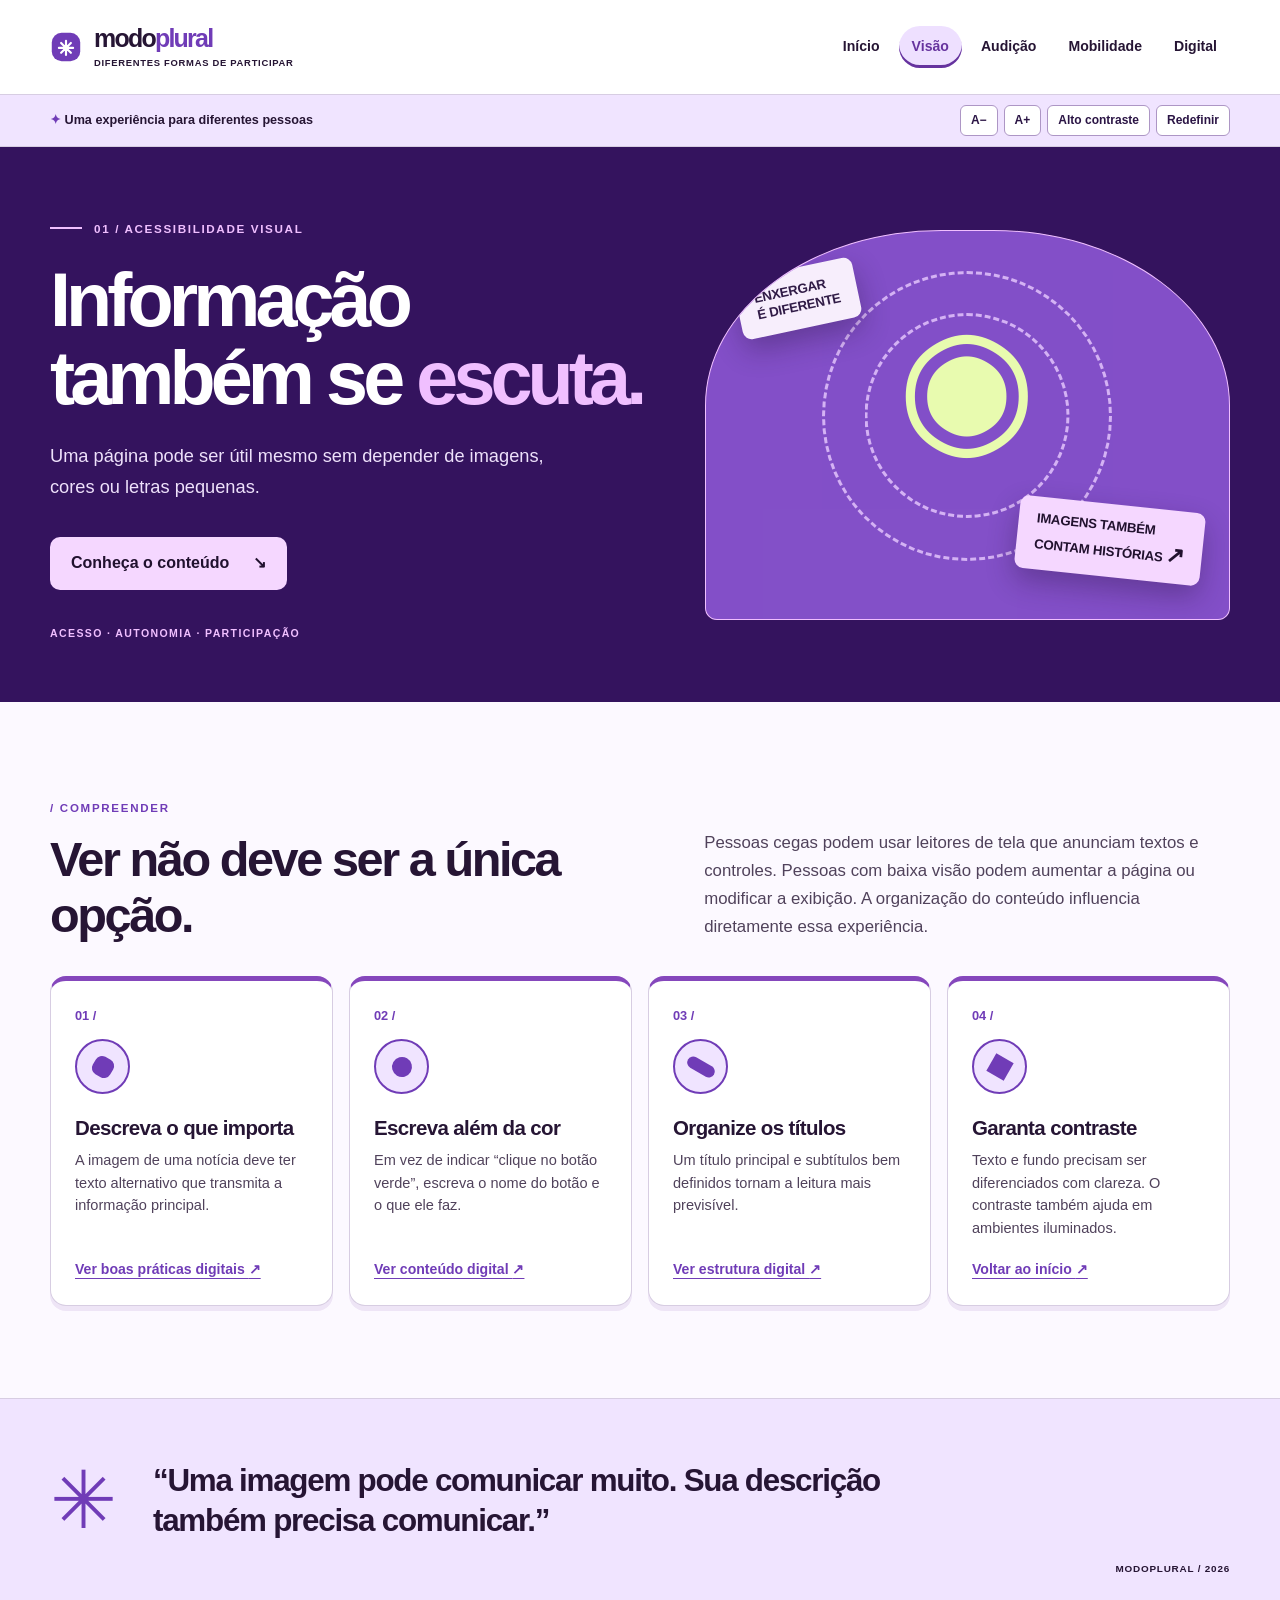
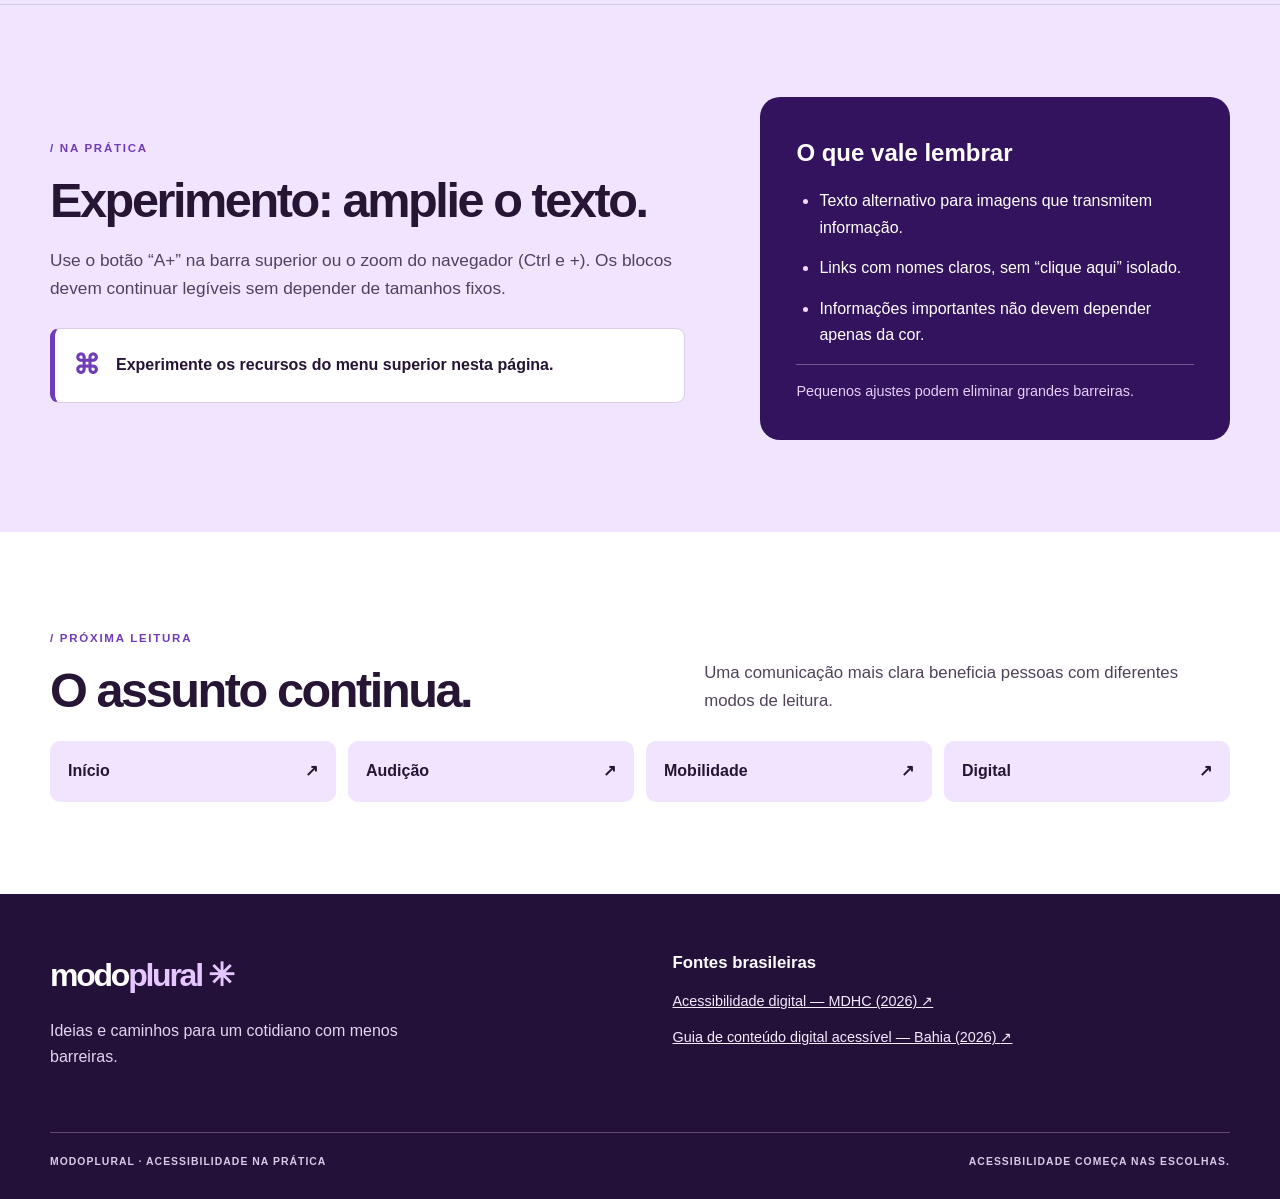
<file: visual.html>
<!doctype html>
<html lang="pt-BR">
<head>
  <meta charset="utf-8">
  <meta name="viewport" content="width=device-width, initial-scale=1">
  <meta name="description" content="Uma página pode ser útil mesmo sem depender de imagens, cores ou letras pequenas.">
  <meta name="theme-color" content="#402078">
  <title>Informação também se escuta. | ModoPlural</title>
  <link rel="stylesheet" href="css/style.css">
  <script src="js/main.js" defer></script>
</head>
<body class="theme-visao">
  <a class="skip-link" href="#conteudo">Pular para o conteúdo principal</a>
  <header class="site-header">
    <div class="container header-row">
      <a class="brand" href="index.html" aria-label="ModoPlural, página inicial"><svg viewBox="0 0 36 36" width="32" height="32" fill="none" aria-hidden="true"><rect x="2" y="2" width="32" height="32" rx="11" fill="currentColor"/><path d="M10 19h16M18 11v16M12.5 13.5l11 11M23.5 13.5l-11 11" stroke="#fff" stroke-width="2.4" stroke-linecap="round"/></svg><span>modo<span class="brand-emphasis">plural</span><small>diferentes formas de participar</small></span></a>
      <nav class="primary-nav" aria-label="Navegação principal"><a href="index.html">Início</a>
<a href="visual.html" aria-current="page">Visão</a>
<a href="auditiva.html">Audição</a>
<a href="motora.html">Mobilidade</a>
<a href="digital.html">Digital</a></nav>
    </div>
  </header>
  <div class="access-toolbar"><div class="container toolbar-inner"><p><span aria-hidden="true">✦</span> Uma experiência para diferentes pessoas</p><div class="toolbar-actions" role="group" aria-label="Preferências de visualização"><button type="button" data-font="decrease" aria-label="Diminuir tamanho do texto">A−</button><button type="button" data-font="increase" aria-label="Aumentar tamanho do texto">A+</button><button type="button" data-contrast aria-pressed="false">Alto contraste</button><button type="button" data-reset>Redefinir</button></div></div></div>
  <main id="conteudo">
    <section class="hero"><div class="container hero-layout"><div class="hero-copy"><p class="eyebrow"><span class="eyebrow-line" aria-hidden="true"></span>01 / ACESSIBILIDADE VISUAL</p><h1>Informação também se <em>escuta.</em></h1><p class="hero-description">Uma página pode ser útil mesmo sem depender de imagens, cores ou letras pequenas.</p><a class="primary-button" href="#descobrir">Conheça o conteúdo <span aria-hidden="true">↘</span></a><p class="hero-footnote">ACESSO · AUTONOMIA · PARTICIPAÇÃO</p></div><div class="hero-art" aria-hidden="true"><div class="art-grid"></div><div class="art-ring art-ring-one"></div><div class="art-ring art-ring-two"></div><div class="art-star">◉</div><div class="art-sticker sticker-top">ENXERGAR<br>É DIFERENTE</div><div class="art-sticker sticker-bottom">IMAGENS TAMBÉM<br>CONTAM HISTÓRIAS <span>↗</span></div></div></div></section>
    <section class="section" id="descobrir"><div class="container"><div class="section-lead"><div><span class="section-kicker">/ COMPREENDER</span><h2>Ver não deve ser a única opção.</h2></div><p>Pessoas cegas podem usar leitores de tela que anunciam textos e controles. Pessoas com baixa visão podem aumentar a página ou modificar a exibição. A organização do conteúdo influencia diretamente essa experiência.</p></div><div class="cards"><article class="topic-card"><span class="card-index" aria-hidden="true">01 /</span><div class="card-orbit" aria-hidden="true"><span></span></div><h3>Descreva o que importa</h3><p>A imagem de uma notícia deve ter texto alternativo que transmita a informação principal.</p><a class="inline-link" href="digital.html">Ver boas práticas digitais <span aria-hidden="true">↗</span></a></article>
<article class="topic-card"><span class="card-index" aria-hidden="true">02 /</span><div class="card-orbit" aria-hidden="true"><span></span></div><h3>Escreva além da cor</h3><p>Em vez de indicar “clique no botão verde”, escreva o nome do botão e o que ele faz.</p><a class="inline-link" href="digital.html">Ver conteúdo digital <span aria-hidden="true">↗</span></a></article>
<article class="topic-card"><span class="card-index" aria-hidden="true">03 /</span><div class="card-orbit" aria-hidden="true"><span></span></div><h3>Organize os títulos</h3><p>Um título principal e subtítulos bem definidos tornam a leitura mais previsível.</p><a class="inline-link" href="digital.html">Ver estrutura digital <span aria-hidden="true">↗</span></a></article>
<article class="topic-card"><span class="card-index" aria-hidden="true">04 /</span><div class="card-orbit" aria-hidden="true"><span></span></div><h3>Garanta contraste</h3><p>Texto e fundo precisam ser diferenciados com clareza. O contraste também ajuda em ambientes iluminados.</p><a class="inline-link" href="index.html">Voltar ao início <span aria-hidden="true">↗</span></a></article></div></div></section>
    <section class="quote-band"><div class="container quote-row"><span class="quote-asterisk" aria-hidden="true">✳</span><blockquote><p>“Uma imagem pode comunicar muito. Sua descrição também precisa comunicar.”</p></blockquote><span class="quote-number" aria-hidden="true">MODOPLURAL / 2026</span></div></section>
    <section class="section practice"><div class="container practice-layout"><div><span class="section-kicker">/ NA PRÁTICA</span><h2>Experimento: amplie o texto.</h2><p>Use o botão “A+” na barra superior ou o zoom do navegador (Ctrl e +). Os blocos devem continuar legíveis sem depender de tamanhos fixos.</p><div class="practice-callout"><span class="callout-icon" aria-hidden="true">⌘</span><span>Experimente os recursos do menu superior nesta página.</span></div></div><aside class="check-panel"><h3>O que vale lembrar</h3><ul><li>Texto alternativo para imagens que transmitem informação.</li><li>Links com nomes claros, sem “clique aqui” isolado.</li><li>Informações importantes não devem depender apenas da cor.</li></ul><p>Pequenos ajustes podem eliminar grandes barreiras.</p></aside></div></section>
    <section class="section continue-section"><div class="container"><div class="section-lead section-lead-small"><div><span class="section-kicker">/ PRÓXIMA LEITURA</span><h2>O assunto continua.</h2></div><p>Uma comunicação mais clara beneficia pessoas com diferentes modos de leitura.</p></div><div class="reading-links"><a href="index.html">Início<span aria-hidden="true">↗</span></a><a href="auditiva.html">Audição<span aria-hidden="true">↗</span></a><a href="motora.html">Mobilidade<span aria-hidden="true">↗</span></a><a href="digital.html">Digital<span aria-hidden="true">↗</span></a></div></div></section>
  </main>
  <footer class="site-footer"><div class="container footer-layout"><div><a class="footer-brand" href="index.html">modo<span>plural</span><span aria-hidden="true"> ✳</span></a><p>Ideias e caminhos para um cotidiano com menos barreiras.</p></div><div><h2>Fontes brasileiras</h2><a href="https://www.gov.br/mdh/pt-br/assuntos/noticias/2026/defeso-eleitoral/setembro/acessibilidade-digital-o-que-e-e-por-que-importa" target="_blank" rel="noopener noreferrer">Acessibilidade digital — MDHC (2026) <span aria-hidden="true">↗</span><span class="visually-hidden"> (abre em nova aba)</span></a><a href="https://www.ba.gov.br/comunicacao/publicacoes/guia-acessibilidade" target="_blank" rel="noopener noreferrer">Guia de conteúdo digital acessível — Bahia (2026) <span aria-hidden="true">↗</span><span class="visually-hidden"> (abre em nova aba)</span></a></div></div><div class="container footer-bottom"><span>MODOPLURAL · ACESSIBILIDADE NA PRÁTICA</span><span>ACESSIBILIDADE COMEÇA NAS ESCOLHAS.</span></div></footer>
</body>
</html>
</file>
<file: css/style.css>
:root {
  --background: #fbf9ff;
  --surface: #ffffff;
  --ink: #261534;
  --muted: #50425b;
  --deep: #241139;
  --purple: #6939a6;
  --soft: #ede3f8;
  --lilac: #d9bbfa;
  --border: #d7cde2;
  --lime: #e7f6ad;
  --focus: #e7a900;
  --scale: 1;
}
*, *::before, *::after { box-sizing: border-box; }
html { scroll-behavior: smooth; font-size: calc(16px * var(--scale)); }
body { margin: 0; background: var(--background); color: var(--ink); font: 400 1rem/1.65 'Segoe UI', Arial, sans-serif; }
a { color: inherit; }
button { font: inherit; cursor: pointer; }
a:focus-visible, button:focus-visible { outline: 4px solid var(--focus); outline-offset: 4px; }
.container { width: min(1180px, calc(100% - 48px)); margin-inline: auto; }
.skip-link { position: absolute; z-index: 99; top: -100px; left: 16px; background: white; color: var(--ink); padding: 12px 18px; font-weight: 800; }
.skip-link:focus { top: 12px; }

.site-header { background: var(--surface); border-bottom: 1px solid var(--border); }
.header-row { min-height: 94px; display: flex; justify-content: space-between; align-items: center; gap: 24px; }
.brand { color: var(--ink); display: flex; align-items: center; gap: 12px; text-decoration: none; font-size: 1.56rem; font-weight: 900; letter-spacing: -.07em; white-space: nowrap; line-height: 1; }
.brand svg { color: var(--purple); flex: none; }
.brand-emphasis { color: var(--purple); }
.brand small { display: block; font-size: .59rem; font-weight: 700; letter-spacing: .075em; margin-top: 7px; text-transform: uppercase; }
.primary-nav { display: flex; align-items: center; flex-wrap: wrap; justify-content: flex-end; gap: 6px; }
.primary-nav a { font-size: .88rem; font-weight: 750; padding: 9px 13px; text-decoration: none; border-radius: 100px; }
.primary-nav a:hover, .primary-nav a[aria-current='page'] { background: var(--nav-soft); color: var(--nav-ink); }
.access-toolbar { background: #f1eaf9; border-bottom: 1px solid var(--border); }
.toolbar-inner { min-height: 51px; display: flex; justify-content: space-between; align-items: center; gap: 12px; }
.toolbar-inner p { font-size: .79rem; font-weight: 700; margin: 5px 0; }
.toolbar-inner p span { color: var(--purple); }
.toolbar-actions { display: flex; gap: 6px; flex-wrap: wrap; }
.toolbar-actions button { border: 1px solid #ad96c5; background: white; color: #2b1545; border-radius: 6px; padding: 5px 10px; font-size: .75rem; font-weight: 800; }
.toolbar-actions button:hover { background: var(--lilac); }

.hero { background: var(--deep); color: #fff; overflow: hidden; }
.hero-layout { min-height: 552px; display: grid; grid-template-columns: 1.07fr .93fr; gap: 50px; align-items: center; padding-block: 60px; }
.eyebrow { display: flex; align-items: center; gap: 12px; color: #e3ccff; font-size: .73rem; font-weight: 900; letter-spacing: .14em; }
.eyebrow-line { width: 32px; height: 2px; background: #b997f1; }
h1, h2, h3, p { overflow-wrap: break-word; }
.hero h1 { font-size: clamp(2.65rem, 5.9vw, 5.6rem); line-height: 1.04; letter-spacing: -.065em; margin: 23px 0; max-width: 760px; }
.hero h1 em { font-style: normal; color: #d2a8ff; }
.hero-description { max-width: 530px; color: #eee1fb; font-size: 1.14rem; line-height: 1.7; }
.primary-button { background: var(--lime); color: #20112e; display: inline-flex; align-items: center; gap: 24px; padding: 13px 21px; margin-top: 16px; border-radius: 10px; font-weight: 900; text-decoration: none; }
.primary-button:hover { background: #fff; }
.hero-footnote { margin: 35px 0 0; font-size: .66rem; color: #d7bbf1; letter-spacing: .13em; font-weight: 800; }
.hero-art { min-height: 390px; border-radius: 190px 190px 24px 24px; background: #7344aa; position: relative; overflow: hidden; isolation: isolate; border: 1px solid #9b70c7; }
.art-grid { position: absolute; inset: 0; background: linear-gradient(90deg, transparent 49.7%, #ffffff1f 50%, transparent 50.3%),linear-gradient(0deg, transparent 49.7%, #ffffff1f 50%, transparent 50.3%); background-size: 48px 48px; opacity: .58; }
.art-ring { position: absolute; border: 3px solid #e9cbff; border-radius: 50%; width: 290px; aspect-ratio: 1; top: 40px; left: 50%; transform: translateX(-50%); opacity: .8; }
.art-ring-two { width: 205px; top: 82px; }
.art-star { position: absolute; font-size: 11rem; color: #e8fbaf; line-height: 1; left: 50%; top: 72px; transform: translateX(-50%); }
.art-sticker { position: absolute; padding: 14px 18px; border-radius: 9px; font-weight: 900; font-size: .83rem; line-height: 1.25; letter-spacing: -.02em; box-shadow: 0 12px 28px #24113955; }
.sticker-top { background: #f7eefc; color: #301b46; top: 37px; left: 6%; transform: rotate(-8deg); }
.sticker-bottom { background: var(--lime); color: #21112e; right: 5%; bottom: 42px; transform: rotate(6deg); }
.sticker-bottom span { font-size: 1.4rem; }

.section { padding: 92px 0; }
.section-lead { display: grid; grid-template-columns: 1fr .9fr; gap: 70px; align-items: end; margin-bottom: 32px; }
.section-kicker { font-size: .72rem; font-weight: 900; letter-spacing: .15em; color: #642b91; }
.section h2 { font-size: clamp(2rem, 3.8vw, 3.3rem); line-height: 1.15; letter-spacing: -.05em; margin: 12px 0 0; }
.section-lead p { font-size: 1.05rem; color: var(--muted); margin: 0 0 4px; }
.cards { display: grid; grid-template-columns: repeat(4, minmax(0, 1fr)); gap: 16px; }
.topic-card { position: relative; min-height: 325px; padding: 24px; display: flex; flex-direction: column; align-items: flex-start; border: 1px solid var(--border); border-radius: 16px; background: var(--surface); box-shadow: 0 5px 0 #eee5f6; }
.card-index { color: #643595; font-size: .8rem; font-weight: 900; }
.card-orbit { width: 55px; height: 55px; border: 2px solid #a578d5; border-radius: 50%; display: grid; place-items: center; margin-top: 13px; background: #f2e8fc; }
.card-orbit span { width: 20px; height: 20px; border-radius: 7px; transform: rotate(30deg); background: #7135ad; }
.topic-card:nth-child(2) .card-orbit span { border-radius: 50%; background: #ba84e5; }
.topic-card:nth-child(3) .card-orbit span { width: 30px; height: 12px; border-radius: 10px; background: #5c2693; }
.topic-card:nth-child(4) .card-orbit span { border-radius: 0; background: #9367c9; }
.topic-card h3 { font-size: 1.28rem; line-height: 1.22; letter-spacing: -.03em; margin: 22px 0 8px; }
.topic-card p { font-size: .91rem; line-height: 1.55; color: var(--muted); margin: 0 0 18px; }
.inline-link { color: #562087; font-size: .88rem; font-weight: 900; text-decoration-thickness: 1px; text-underline-offset: 4px; margin-top: auto; }
.inline-link:hover { color: #241139; }
.quote-band { background: #e8d6fa; border-top: 1px solid #d3b3ee; border-bottom: 1px solid #d3b3ee; }
.quote-row { min-height: 205px; display: flex; gap: 36px; align-items: center; }
.quote-asterisk { color: #652c9b; font-size: 5rem; }
.quote-row blockquote { margin: 0; flex: 1; }
.quote-row blockquote p { font-size: clamp(1.38rem, 2.45vw, 2.16rem); line-height: 1.3; font-weight: 800; letter-spacing: -.04em; margin: 0; max-width: 830px; }
.quote-number { align-self: flex-end; margin-bottom: 26px; font-weight: 900; letter-spacing: .08em; font-size: .62rem; white-space: nowrap; }
.practice { background: #f4edf9; }
.practice-layout { display: grid; grid-template-columns: 1.15fr .85fr; gap: 75px; align-items: center; }
.practice-layout > div > p { color: var(--muted); max-width: 670px; font-size: 1.08rem; }
.practice-callout { display: flex; align-items: center; gap: 16px; background: #fff; border: 1px solid #dccce9; border-left: 5px solid #7b42bb; padding: 14px 18px; border-radius: 9px; margin-top: 25px; font-weight: 700; }
.callout-icon { font-size: 1.7rem; color: #633093; }
.check-panel { background: var(--deep); color: #fff; padding: 36px; border-radius: 20px; }
.check-panel h3 { font-size: 1.5rem; margin: 0 0 16px; }
.check-panel ul { padding-left: 23px; }
.check-panel li { margin: 0 0 14px; }
.check-panel li::marker { color: var(--lime); }
.check-panel p { color: #e4cff7; border-top: 1px solid #76568d; padding-top: 15px; margin-bottom: 0; font-size: .9rem; }
.continue-section { background: #fff; }
.section-lead-small { margin-bottom: 23px; }
.reading-links { display: grid; grid-template-columns: repeat(4, minmax(0, 1fr)); gap: 12px; }
.reading-links a { display: flex; align-items: center; justify-content: space-between; gap: 8px; background: #f1e9fa; text-decoration: none; padding: 17px 18px; border-radius: 10px; font-weight: 800; }
.reading-links a:hover { background: #dfc9f3; text-decoration: underline; }

.site-footer { background: #241139; color: #fff; padding-top: 55px; }
.footer-layout { display: grid; grid-template-columns: 1fr 1fr; gap: 65px; padding-bottom: 46px; }
.footer-brand { font-size: 2rem; font-weight: 900; letter-spacing: -.07em; text-decoration: none; }
.footer-brand span { color: #e5c6ff; }
.footer-layout p { max-width: 360px; color: #e3d4f0; }
.footer-layout h2 { font-size: 1.05rem; margin-top: 0; }
.footer-layout > div:last-child a { display: block; margin: 12px 0; font-size: .9rem; color: #f4ebff; }
.footer-bottom { padding: 20px 0 28px; border-top: 1px solid #624675; display: flex; justify-content: space-between; gap: 20px; color: #d9c8e7; font-size: .65rem; font-weight: 800; letter-spacing: .1em; }

html.high-contrast { --background: #000; --surface: #000; --ink: #fff; --muted: #fff; --deep: #000; --purple: #fff; --soft: #222; --border: #fff; --lilac: #fff; --focus: #ffed00; --lime: #ffed00; }
.high-contrast body, .high-contrast .hero, .high-contrast .site-footer, .high-contrast .practice, .high-contrast .continue-section, .high-contrast .access-toolbar, .high-contrast .quote-band { background: #000; color: #fff; }
.high-contrast .brand, .high-contrast .brand-emphasis, .high-contrast .brand svg, .high-contrast .section-kicker, .high-contrast .card-index, .high-contrast .inline-link, .high-contrast .hero h1 em, .high-contrast .toolbar-inner p span { color: #ffed00; }
.high-contrast .hero-description, .high-contrast .hero-footnote, .high-contrast .eyebrow, .high-contrast .footer-layout p, .high-contrast .section-lead p, .high-contrast .practice-layout > div > p, .high-contrast .topic-card p { color: #fff; }
.high-contrast .topic-card, .high-contrast .check-panel, .high-contrast .practice-callout, .high-contrast .reading-links a { background: #000; color: #fff; border: 2px solid #fff; box-shadow: none; }
.high-contrast .reading-links a, .high-contrast .primary-nav a { color: #fff; }
.high-contrast .primary-nav a[aria-current='page'] { background: #ffed00; color: #000; }
.high-contrast .primary-button, .high-contrast .toolbar-actions button { background: #ffed00; color: #000; border: 2px solid #fff; }
.high-contrast .quote-asterisk { color: #ffed00; }
.high-contrast .hero-art { background: #272727; border-color: #fff; }
.high-contrast .art-star { color: #ffed00; }
.high-contrast .sticker-top { color: #000; }
.high-contrast .callout-icon, .high-contrast .check-panel li::marker { color: #ffed00; }

@media (max-width: 1050px) { .header-row { flex-direction: column; align-items: flex-start; padding-block: 16px; } .primary-nav { justify-content: flex-start; } .hero-layout { gap: 25px; } .cards { grid-template-columns: repeat(2, minmax(0,1fr)); } .reading-links { grid-template-columns: repeat(2,minmax(0,1fr)); } }
@media (max-width: 760px) { .container { width: min(100% - 32px, 1180px); } .hero-layout, .section-lead, .practice-layout, .footer-layout { grid-template-columns: 1fr; gap: 25px; } .hero-layout { padding-block: 47px; } .hero-art { min-height: 270px; border-radius: 140px 140px 20px 20px; } .art-ring { width: 225px; top: 15px; } .art-ring-two { width: 145px; top: 55px; } .art-star { top: 38px; font-size: 8rem; } .section { padding-block: 65px; } .toolbar-inner { flex-direction: column; align-items: flex-start; padding-block: 9px; } .quote-row { padding-block: 30px; gap: 12px; flex-wrap: wrap; } .quote-asterisk { font-size: 3rem; } .quote-number { margin: 0; } }
@media (max-width: 480px) { .primary-nav a { padding: 8px 9px; } .cards, .reading-links { grid-template-columns: 1fr; } .topic-card { min-height: 260px; } .hero h1 { font-size: clamp(2.4rem, 11vw, 3.5rem); } .footer-bottom { flex-direction: column; } .art-sticker { font-size: .68rem; } }
@media (prefers-reduced-motion: reduce) { html { scroll-behavior: auto; } *, *::before, *::after { animation: none !important; transition: none !important; } }


:root { --accent: #6939a6; --accent-light: #d2a8ff; --accent-surface: #ede3f8; --nav-soft: #ede3f8; --nav-ink: #42206b; --art-base: #7344aa; --sticker-ink: #20112e; }
.theme-home { --accent: #6939a6; --accent-light: #d2a8ff; --accent-surface: #ede3f8; --nav-soft: #ede3f8; --nav-ink: #42206b; --deep: #241139; --art-base: #7344aa; --lime: #e7f6ad; --background: #fbf9ff; }
.theme-visao { --accent: #703cb7; --accent-light: #f0bfff; --accent-surface: #f0e4ff; --nav-soft: #eee0ff; --nav-ink: #452079; --deep: #34135e; --art-base: #8350c8; --lime: #f5d7ff; --background: #fcf9ff; }
.theme-audicao { --accent: #147859; --accent-light: #b9f9d8; --accent-surface: #e0f7ea; --nav-soft: #d8f4e5; --nav-ink: #085239; --deep: #064b39; --art-base: #188d6c; --lime: #d8f8a9; --background: #f7fdf9; --muted: #364f46; --border: #c9dfd2; }
.theme-mobilidade { --accent: #256ab4; --accent-light: #b2e4ff; --accent-surface: #e1efff; --nav-soft: #dfeeff; --nav-ink: #104b88; --deep: #103f76; --art-base: #3481c9; --lime: #d1f2ff; --background: #f7fbff; --muted: #3d5065; --border: #ccdaeb; }
.theme-digital { --accent: #9c4f19; --accent-light: #ffe2a4; --accent-surface: #fff0d8; --nav-soft: #ffead2; --nav-ink: #743606; --deep: #75370c; --art-base: #d27a33; --lime: #fff0b2; --background: #fffcf7; --muted: #57483a; --border: #ecdbc8; }
.brand svg, .brand-emphasis, .toolbar-inner p span { color: var(--accent); }
.access-toolbar { background: var(--accent-surface); }
.hero-art { background: var(--art-base); border-color: var(--accent-light); }
.eyebrow, .hero-footnote { color: var(--accent-light); }
.eyebrow-line { background: var(--accent-light); }
.hero h1 em { color: var(--accent-light); }
.section-kicker, .card-index, .inline-link { color: var(--accent); }
.card-orbit { border-color: var(--accent); background: var(--accent-surface); }
.card-orbit span, .topic-card:nth-child(2) .card-orbit span, .topic-card:nth-child(3) .card-orbit span, .topic-card:nth-child(4) .card-orbit span { background: var(--accent); }
.quote-band { background: var(--accent-surface); border-color: var(--border); }
.quote-asterisk, .callout-icon { color: var(--accent); }
.practice { background: var(--accent-surface); }
.practice-callout { border-left-color: var(--accent); }
.reading-links a { background: var(--accent-surface); }
.reading-links a:hover { background: var(--nav-soft); }
.primary-nav a { transition: background-color .2s, color .2s, transform .2s; }
.primary-nav a[href="visual.html"] { --tab: #66339e; --tab-light: #eee0ff; }
.primary-nav a[href="auditiva.html"] { --tab: #086e4e; --tab-light: #dcf5e6; }
.primary-nav a[href="motora.html"] { --tab: #155ea4; --tab-light: #dcecff; }
.primary-nav a[href="digital.html"] { --tab: #9b4a14; --tab-light: #ffedd7; }
.primary-nav a[href="index.html"] { --tab: #40256e; --tab-light: #ede5f7; }
.primary-nav a:hover, .primary-nav a[aria-current="page"] { background: var(--tab-light); color: var(--tab); }
.primary-nav a[aria-current="page"] { box-shadow: inset 0 -3px 0 var(--tab); }
.theme-visao .hero-art { border-radius: 45% 45% 12px 12px; }
.theme-visao .art-ring { border-style: dashed; }
.theme-visao .art-star { font-size: 10rem; }
.theme-audicao .hero-art { border-radius: 36px 170px 36px 170px; }
.theme-audicao .art-ring { border-width: 10px; border-style: double; }
.theme-audicao .art-star { font-size: 10rem; }
.theme-mobilidade .hero-art { border-radius: 20px 170px 20px 170px; }
.theme-mobilidade .art-ring { border-radius: 20%; transform: translateX(-50%) rotate(22deg); }
.theme-mobilidade .art-star { font-size: 12rem; }
.theme-digital .hero-art { border-radius: 36px; }
.theme-digital .art-ring { border-radius: 20px; transform: translateX(-50%) rotate(30deg); }
.theme-audicao .topic-card { border-top: 5px solid #168561; }
.theme-visao .topic-card { border-top: 5px solid #8547bc; }
.theme-mobilidade .topic-card { border-top: 5px solid #2476c2; }
.theme-digital .topic-card { border-top: 5px solid #b86a2a; }
.theme-audicao .sticker-top { transform: rotate(5deg); }
.theme-visao .sticker-top { transform: rotate(-12deg); }
.theme-mobilidade .sticker-bottom { transform: rotate(-7deg); }
.theme-digital .sticker-top { transform: rotate(-3deg); }
.visually-hidden { position: absolute; width: 1px; height: 1px; overflow: hidden; clip: rect(0, 0, 0, 0); white-space: nowrap; clip-path: inset(50%); }
.high-contrast .primary-nav a[aria-current="page"] { background: #ffed00; color: #000; }
.high-contrast .primary-nav a:hover { background: #ffed00; color: #000; }
.high-contrast .reading-links a { background: #000; }
.high-contrast .art-sticker { background: #ffed00; color: #000; }
@media (max-width: 760px) { .theme-visao .hero-art, .theme-audicao .hero-art, .theme-mobilidade .hero-art, .theme-digital .hero-art { border-radius: 24px; } }
</file>
